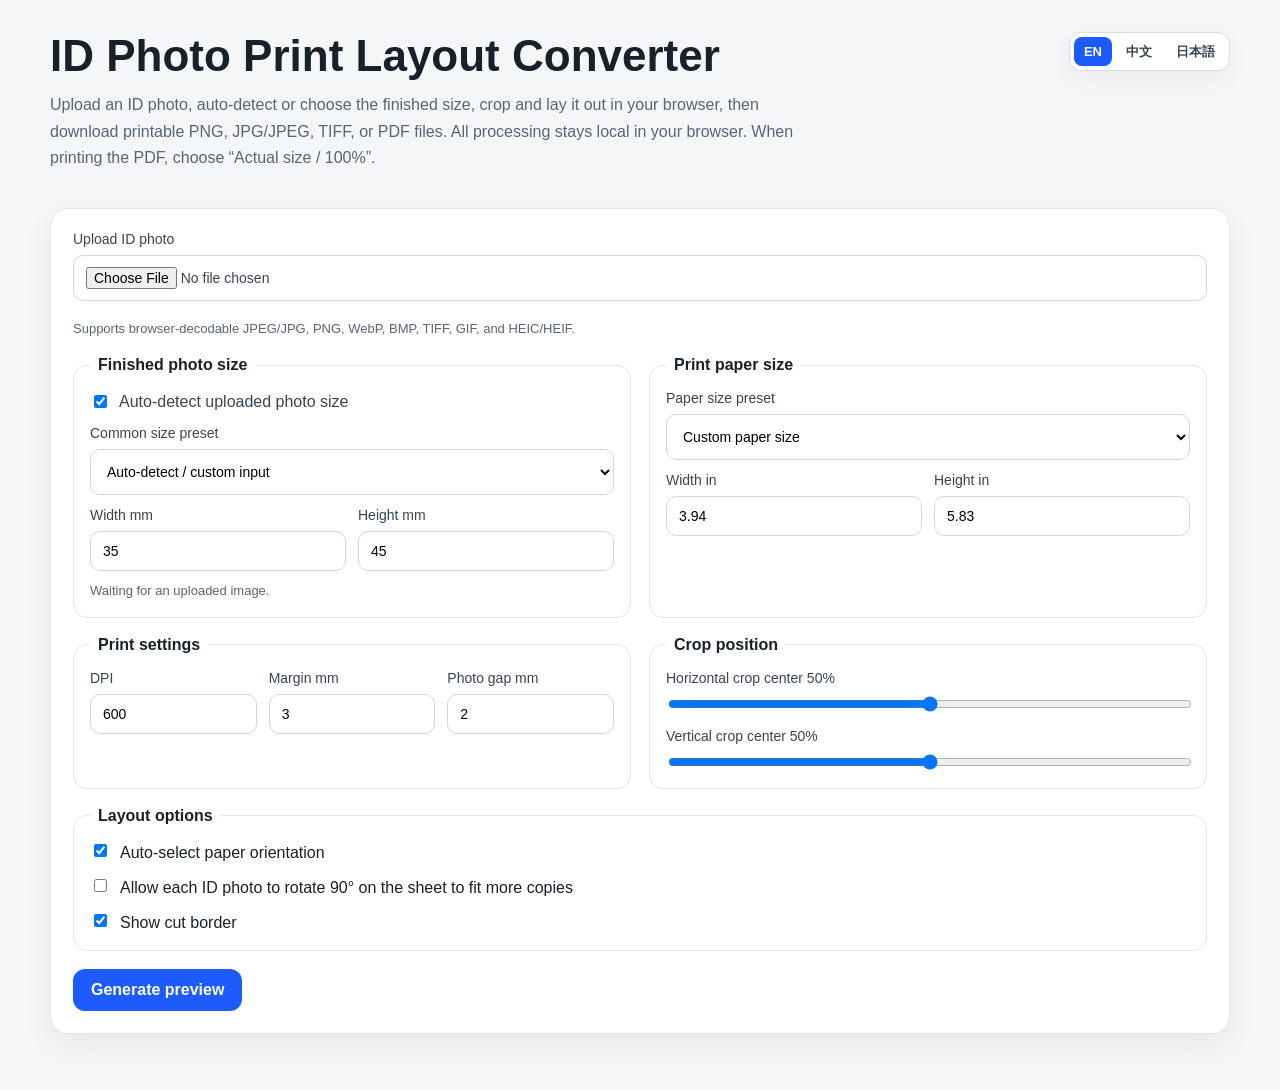
<file: index.html>
<!doctype html>
<html lang="en">
<head>
  <meta charset="utf-8">
  <meta name="viewport" content="width=device-width, initial-scale=1">
  <title>ID Photo Print Layout Converter</title>
  <link rel="stylesheet" href="static/style.css">
</head>
<body>
  <main class="shell">
    <section class="hero">
      <div>
        <h1 data-i18n="appTitle">ID Photo Print Layout Converter</h1>
        <p data-i18n="heroTip">Upload an ID photo, auto-detect or choose the finished size, crop and lay it out in your browser, then download printable PNG, JPG/JPEG, TIFF, or PDF files. All processing stays local in your browser. When printing the PDF, choose “Actual size / 100%”.</p>
      </div>
      <div class="language-switch" aria-label="Language">
        <button type="button" class="is-active" data-lang="en" aria-pressed="true">EN</button>
        <button type="button" data-lang="zh" aria-pressed="false">中文</button>
        <button type="button" data-lang="ja" aria-pressed="false">日本語</button>
      </div>
    </section>

    <form id="converterForm" class="panel">
      <div class="grid two">
        <label class="field wide">
          <span data-i18n="uploadPhoto">Upload ID photo</span>
          <input
            type="file"
            name="photo"
            accept=".jpg,.jpeg,.jpe,image/jpeg,.png,image/png,.webp,image/webp,.bmp,image/bmp,.tif,.tiff,image/tiff,.gif,image/gif,.heic,.heif,image/heic,image/heif"
            required
          >
          <span class="field-note" data-i18n="formatSupport">Supports browser-decodable JPEG/JPG, PNG, WebP, BMP, TIFF, GIF, and HEIC/HEIF.</span>
        </label>

        <fieldset>
          <legend data-i18n="finishedSize">Finished photo size</legend>
          <label class="inline-check">
            <input type="checkbox" name="auto_detect_photo_size" checked>
            <span data-i18n="autoDetect">Auto-detect uploaded photo size</span>
          </label>
          <label class="field preset-field">
            <span data-i18n="presetLabel">Common size preset</span>
            <select name="photo_size_preset">
              <option value="">Auto-detect / custom input</option>
            </select>
          </label>
          <div class="row">
            <label class="field">
              <span data-i18n="widthMm">Width mm</span>
              <input type="number" name="photo_w_mm" min="1" step="0.1" value="35" required>
            </label>
            <label class="field">
              <span data-i18n="heightMm">Height mm</span>
              <input type="number" name="photo_h_mm" min="1" step="0.1" value="45" required>
            </label>
          </div>
          <p id="sizeStatus" class="field-note">Waiting for an uploaded image.</p>
        </fieldset>

        <fieldset>
          <legend data-i18n="paperSize">Print paper size</legend>
          <label class="field preset-field">
            <span data-i18n="paperPresetLabel">Paper size preset</span>
            <select name="paper_size_preset">
              <option value="">Custom paper size</option>
              <option value="a4">A4 (8.27 × 11.69 in)</option>
              <option value="a3">A3 (11.69 × 16.54 in)</option>
              <option value="a5">A5 (5.83 × 8.27 in)</option>
              <option value="a6">A6 (4.13 × 5.83 in)</option>
              <option value="b5">B5 (6.93 × 9.84 in)</option>
              <option value="b4">B4 (9.84 × 13.9 in)</option>
              <option value="letter">US Letter (8.5 × 11 in)</option>
              <option value="legal">US Legal (8.5 × 14 in)</option>
              <option value="8k">China 8K (about 10.63 × 15.35 in)</option>
              <option value="16k">China 16K (about 7.68 × 10.63 in)</option>
              <option value="2r">Wallet / 2R (2.5 × 3.5 in)</option>
              <option value="3r">3R / 5 in print (3.5 × 5 in)</option>
              <option value="4r">4R / 6 in print (4 × 6 in)</option>
              <option value="5r">5R / 7 in print (5 × 7 in)</option>
              <option value="6r">6R / 8 in print (6 × 8 in)</option>
              <option value="8r">8R / 10 in print (8 × 10 in)</option>
              <option value="10r">10R / 12 in print (10 × 12 in)</option>
              <option value="a4-photo">A4 photo paper (8.27 × 11.69 in)</option>
              <option value="a3-photo">A3 photo paper (11.69 × 16.54 in)</option>
            </select>
          </label>
          <div class="row">
            <label class="field">
              <span data-i18n="paperWidthInput">Width in</span>
              <input type="number" name="paper_w_mm" min="1" step="0.1" value="100" required>
            </label>
            <label class="field">
              <span data-i18n="paperHeightInput">Height in</span>
              <input type="number" name="paper_h_mm" min="1" step="0.1" value="148" required>
            </label>
          </div>
        </fieldset>

        <fieldset>
          <legend data-i18n="printSettings">Print settings</legend>
          <div class="row three">
            <label class="field">
              <span>DPI</span>
              <input type="number" name="dpi" min="72" max="1200" step="1" value="600" required>
            </label>
            <label class="field">
              <span data-i18n="marginMm">Margin mm</span>
              <input type="number" name="margin_mm" min="0" step="0.1" value="3" required>
            </label>
            <label class="field">
              <span data-i18n="gapMm">Photo gap mm</span>
              <input type="number" name="gap_mm" min="0" step="0.1" value="2" required>
            </label>
          </div>
        </fieldset>

        <fieldset>
          <legend data-i18n="cropPosition">Crop position</legend>
          <label class="field range-field">
            <span><span data-i18n="anchorX">Horizontal crop center</span> <output id="anchorXOut">50</output>%</span>
            <input type="range" name="anchor_x" min="0" max="100" value="50">
          </label>
          <label class="field range-field">
            <span><span data-i18n="anchorY">Vertical crop center</span> <output id="anchorYOut">50</output>%</span>
            <input type="range" name="anchor_y" min="0" max="100" value="50">
          </label>
        </fieldset>

        <fieldset class="wide options">
          <legend data-i18n="layoutOptions">Layout options</legend>
          <label><input type="checkbox" name="auto_paper_orientation" checked> <span data-i18n="autoPaperOrientation">Auto-select paper orientation</span></label>
          <label><input type="checkbox" name="allow_photo_rotation"> <span data-i18n="allowPhotoRotation">Allow each ID photo to rotate 90° on the sheet to fit more copies</span></label>
          <label><input type="checkbox" name="draw_cut_marks" checked> <span data-i18n="drawCutMarks">Show cut border</span></label>
        </fieldset>
      </div>

      <div class="actions">
        <button type="submit" id="submitBtn">Generate preview</button>
        <span id="status" role="status"></span>
      </div>
    </form>

    <section id="result" class="result hidden">
      <div class="panel summary">
        <h2 data-i18n="layoutResult">Layout result</h2>
        <dl id="summaryList"></dl>
        <div class="download-row">
          <a id="pngLink" class="button secondary" href="#" download="id_photo_sheet.png" data-i18n="downloadPng">Download PNG</a>
          <a id="jpgLink" class="button secondary" href="#" download="id_photo_sheet.jpg" data-i18n="downloadJpg">Download JPG/JPEG</a>
          <a id="tiffLink" class="button secondary" href="#" download="id_photo_sheet.tiff" data-i18n="downloadTiff">Download TIFF</a>
          <a id="pdfLink" class="button" href="#" download="id_photo_sheet.pdf" data-i18n="downloadPdf">Download PDF</a>
        </div>
      </div>

      <div class="preview-grid">
        <article class="panel preview-card">
          <h2 data-i18n="croppedPreviewTitle">Cropped ID photo preview</h2>
          <canvas id="croppedPreview" aria-label="Cropped ID photo preview"></canvas>
          <div class="scale-controls">
            <div class="scale-display">
              <span data-i18n="imageScale">Image size in frame</span>
              <strong><output id="imageScaleOut">100</output>%</strong>
            </div>
            <div class="scale-stepper" role="group" aria-label="Image size in frame">
              <button type="button" id="scaleDownBtn" class="icon-button" aria-label="Smaller" title="Smaller">-</button>
              <input type="range" id="imageScaleRange" min="50" max="150" step="1" value="100">
              <button type="button" id="scaleUpBtn" class="icon-button" aria-label="Larger" title="Larger">+</button>
            </div>
            <div class="position-controls" role="group" aria-label="Image position in frame">
              <span data-i18n="imagePosition">Image position</span>
              <div class="nudge-pad">
                <button type="button" id="moveUpBtn" class="icon-button" aria-label="Move up" title="Move up">↑</button>
                <button type="button" id="moveLeftBtn" class="icon-button" aria-label="Move left" title="Move left">←</button>
                <button type="button" id="moveRightBtn" class="icon-button" aria-label="Move right" title="Move right">→</button>
                <button type="button" id="moveDownBtn" class="icon-button" aria-label="Move down" title="Move down">↓</button>
              </div>
            </div>
            <div class="scale-actions">
              <button type="button" id="scaleResetBtn" class="secondary" data-i18n="resetScale">Reset 100%</button>
              <button type="button" id="positionResetBtn" class="secondary" data-i18n="resetPosition">Center</button>
              <button type="button" id="scaleConfirmBtn" data-i18n="confirmAdjustment">Confirm adjustment</button>
            </div>
          </div>
        </article>
        <article class="panel preview-card">
          <h2 data-i18n="layoutPreviewTitle">Print sheet layout preview</h2>
          <canvas id="layoutPreview" aria-label="Print sheet layout preview"></canvas>
        </article>
      </div>
    </section>
  </main>

  <script>
    const MM_PER_INCH = 25.4;
    const COMMON_PRINT_DPIS = [300, 350, 600];
    const TRANSLATIONS = {
      en: {
        appTitle: 'ID Photo Print Layout Converter',
        heroTip: 'Upload an ID photo, auto-detect or choose the finished size, crop and lay it out in your browser, then download printable PNG, JPG/JPEG, TIFF, or PDF files. All processing stays local in your browser. When printing the PDF, choose “Actual size / 100%”.',
        languageLabel: 'Language',
        uploadPhoto: 'Upload ID photo',
        formatSupport: 'Supports browser-decodable JPEG/JPG, PNG, WebP, BMP, TIFF, GIF, and HEIC/HEIF.',
        finishedSize: 'Finished photo size',
        autoDetect: 'Auto-detect uploaded photo size',
        presetLabel: 'Common size preset',
        presetCustom: 'Auto-detect / custom input',
        widthMm: 'Width mm',
        heightMm: 'Height mm',
        paperSize: 'Print paper size',
        paperPresetLabel: 'Paper size preset',
        paperPresetCustom: 'Custom paper size',
        paperWidthInput: 'Width in',
        paperHeightInput: 'Height in',
        printSettings: 'Print settings',
        marginMm: 'Margin mm',
        gapMm: 'Photo gap mm',
        cropPosition: 'Crop position',
        anchorX: 'Horizontal crop center',
        anchorY: 'Vertical crop center',
        layoutOptions: 'Layout options',
        autoPaperOrientation: 'Auto-select paper orientation',
        allowPhotoRotation: 'Allow each ID photo to rotate 90° on the sheet to fit more copies',
        drawCutMarks: 'Show cut border',
        generatePreview: 'Generate preview',
        processing: 'Processing...',
        layoutResult: 'Layout result',
        downloadPng: 'Download PNG',
        downloadJpg: 'Download JPG/JPEG',
        downloadTiff: 'Download TIFF',
        downloadPdf: 'Download PDF',
        croppedPreviewTitle: 'Single ID photo preview',
        layoutPreviewTitle: 'Print sheet layout preview',
        imageScale: 'Image size in frame',
        scaleDown: 'Make image smaller',
        scaleUp: 'Make image larger',
        imagePosition: 'Image position',
        moveLeft: 'Move image left',
        moveRight: 'Move image right',
        moveUp: 'Move image up',
        moveDown: 'Move image down',
        resetScale: 'Reset 100%',
        resetPosition: 'Center',
        confirmAdjustment: 'Confirm adjustment',
        scalePending: 'Adjustment pending.',
        waitingUpload: 'Waiting for an uploaded image.',
        manualFinishedSize: 'Using manual finished size.',
        customFinishedSize: 'Using custom finished size.',
        detecting: 'Detecting finished size...',
        unableDetectChoose: 'Could not reliably detect the finished size. Please choose a preset or enter width and height manually.',
        unableDetectUsingForm: 'Could not reliably detect the finished size. Using the size currently in the form.',
        detectedFromDpi: 'Detected from image DPI metadata as {label}.',
        detectedFromPixels: 'Detected from pixel dimensions as {label}.',
        detectedFromAspect: 'Detected from aspect ratio as {label}.',
        customSizeLabel: 'Custom size ({size})',
        detectedStatus: 'Detected: {label} ({confidence}{dpi})',
        highConfidence: 'high confidence',
        mediumConfidence: 'medium confidence',
        approxDpi: ', about {dpi} DPI',
        selectedPreset: 'Preset selected: {label}',
        presetSource: 'Preset: {label}',
        manualInput: 'Manual input',
        yes: 'Yes',
        no: 'No',
        noLayout: 'The current photo size, paper size, margin, and gap cannot fit even one ID photo.',
        imageReadError: 'The browser could not read this image. Try JPEG, PNG, WebP, BMP, TIFF, GIF, or a browser that supports HEIC/HEIF.',
        blobError: 'Could not generate the download file.',
        positiveNumber: '{field} must be greater than 0.',
        nonNegativeNumber: '{field} cannot be less than 0.',
        integerRequired: '{field} must be an integer.',
        dpiRange: 'DPI should be between 72 and 1200.',
        marginTooLarge: 'The margin is too large for the usable paper area.',
        uploadRequired: 'Please upload an ID photo first.',
        generating: 'Generating cropped photo and print layout...',
        done: 'Done.',
        photoWidth: 'ID photo width',
        photoHeight: 'ID photo height',
        paperWidth: 'print paper width',
        paperHeight: 'print paper height',
        margin: 'margin',
        gap: 'photo gap',
        originalPixels: 'Original pixels',
        croppedPixels: 'Cropped pixels',
        finishedSizeSummary: 'Finished size',
        sizeSource: 'Size source',
        outputDpi: 'Output DPI',
        singlePrintPixels: 'Single print pixels',
        imageScaleSummary: 'Image scale',
        paperPixels: 'Paper pixels',
        bestLayout: 'Best layout',
        copiesText: '{grid}, {count} copies',
        outputPaperSize: 'Output paper size',
        paperSwapped: 'Paper orientation swapped',
        photoRotated: 'Single photo rotated',
        cropBox: 'Crop box px',
        approxPrefix: 'about',
        paperA4: 'A4',
        paperA3: 'A3',
        paperA5: 'A5',
        paperA6: 'A6',
        paperB5: 'B5',
        paperB4: 'B4',
        paperLetter: 'US Letter',
        paperLegal: 'US Legal',
        paper8K: 'China 8K',
        paper16K: 'China 16K',
        paper2R: 'Wallet / 2R',
        paper3R: '3R / 5 in print',
        paper4R: '4R / 6 in print',
        paper5R: '5R / 7 in print',
        paper6R: '6R / 8 in print',
        paper8R: '8R / 10 in print',
        paper10R: '10R / 12 in print',
        paperA4Photo: 'A4 photo paper',
        paperA3Photo: 'A3 photo paper',
        preset35x45: '35x45 mm - Japan passport/My Number, South Korea passport/resident registration card, Taiwan passport/ID card, most European IDs (France/Germany/Italy, etc.)',
        preset51x51: '51x51 mm - US passport/visa/DV/USCIS common photo',
        preset33x48: '33x48 mm - Mainland China passport/travel document/Chinese visa',
        preset30x40: '30x40 mm - Japan residence card/immigration submission photo',
        preset24x30: '24x30 mm - Japan driver license',
        preset26x32: '26x32 mm - Mainland China resident ID card, Spain DNI/passport common portrait format'
      },
      zh: {
        appTitle: '证件照打印排版转换器',
        heroTip: '上传一张证件照，在浏览器里自动识别或选择成品尺寸，完成裁剪、排版，并下载可打印 PNG、JPG/JPEG、TIFF、PDF。所有处理都在浏览器本地完成。下载 PDF 后请使用“实际大小 / 100%”打印。',
        languageLabel: '界面语言',
        uploadPhoto: '上传证件照',
        formatSupport: '支持浏览器可解码的 JPEG/JPG、PNG、WebP、BMP、TIFF、GIF、HEIC/HEIF。',
        finishedSize: '证件照成品尺寸',
        autoDetect: '自动识别上传图尺寸',
        presetLabel: '常用规格预设',
        presetCustom: '自动识别 / 自定义输入',
        widthMm: '宽度 mm',
        heightMm: '高度 mm',
        paperSize: '打印纸尺寸',
        paperPresetLabel: '打印纸预设',
        paperPresetCustom: '自定义纸张尺寸',
        paperWidthInput: '宽度 mm',
        paperHeightInput: '高度 mm',
        printSettings: '打印参数',
        marginMm: '页边距 mm',
        gapMm: '照片间距 mm',
        cropPosition: '裁剪位置',
        anchorX: '水平裁剪中心',
        anchorY: '垂直裁剪中心',
        layoutOptions: '排版选项',
        autoPaperOrientation: '自动选择纸张横竖方向',
        allowPhotoRotation: '允许单张证件照在纸上旋转 90° 以容纳更多张',
        drawCutMarks: '显示裁切边框',
        generatePreview: '生成预览',
        processing: '处理中...',
        layoutResult: '排版结果',
        downloadPng: '下载 PNG',
        downloadJpg: '下载 JPG/JPEG',
        downloadTiff: '下载 TIFF',
        downloadPdf: '下载 PDF',
        croppedPreviewTitle: '单张证件照预览',
        layoutPreviewTitle: '打印纸排版预览',
        imageScale: '固定框内图像大小',
        scaleDown: '缩小图像',
        scaleUp: '放大图像',
        imagePosition: '固定框内图像位置',
        moveLeft: '向左移动图像',
        moveRight: '向右移动图像',
        moveUp: '向上移动图像',
        moveDown: '向下移动图像',
        resetScale: '恢复 100%',
        resetPosition: '居中',
        confirmAdjustment: '确认调整',
        scalePending: '调整待确认。',
        waitingUpload: '等待上传图片。',
        manualFinishedSize: '已使用手动成品尺寸。',
        customFinishedSize: '已使用自定义成品尺寸。',
        detecting: '正在识别成品尺寸...',
        unableDetectChoose: '未能可靠识别成品尺寸，请选择预设或手动输入宽度和高度。',
        unableDetectUsingForm: '未能可靠识别成品尺寸，已使用表单中的尺寸。',
        detectedFromDpi: '已根据图片 DPI 元数据识别为 {label}。',
        detectedFromPixels: '已根据像素尺寸识别为 {label}。',
        detectedFromAspect: '已根据长宽比识别为 {label}。',
        customSizeLabel: '自定义尺寸（{size}）',
        detectedStatus: '已识别：{label}（{confidence}{dpi}）',
        highConfidence: '高置信度',
        mediumConfidence: '中等置信度',
        approxDpi: '，约 {dpi} DPI',
        selectedPreset: '已选择预设：{label}',
        presetSource: '预设：{label}',
        manualInput: '手动输入',
        yes: '是',
        no: '否',
        noLayout: '当前照片尺寸、纸张尺寸、页边距和间距无法排下任何一张证件照。',
        imageReadError: '浏览器无法读取这张图片。请换成 JPEG、PNG、WebP、BMP、TIFF、GIF，或使用支持 HEIC/HEIF 的浏览器。',
        blobError: '无法生成下载文件。',
        positiveNumber: '{field} 必须大于 0。',
        nonNegativeNumber: '{field} 不能小于 0。',
        integerRequired: '{field} 必须是整数。',
        dpiRange: 'DPI 建议设置在 72 到 1200 之间。',
        marginTooLarge: '页边距过大，已经超过纸张可用区域。',
        uploadRequired: '请先上传一张证件照。',
        generating: '正在生成裁剪图和打印排版...',
        done: '已生成。',
        photoWidth: '证件照宽度',
        photoHeight: '证件照高度',
        paperWidth: '打印纸宽度',
        paperHeight: '打印纸高度',
        margin: '页边距',
        gap: '照片间距',
        originalPixels: '原图像素',
        croppedPixels: '裁剪后像素',
        finishedSizeSummary: '成品尺寸',
        sizeSource: '尺寸来源',
        outputDpi: '输出 DPI',
        singlePrintPixels: '单张打印像素',
        imageScaleSummary: '图像缩放',
        paperPixels: '打印纸像素',
        bestLayout: '最佳排版',
        copiesText: '{grid}，共 {count} 张',
        outputPaperSize: '输出纸张尺寸',
        paperSwapped: '纸张方向是否交换',
        photoRotated: '单张照片是否旋转',
        cropBox: '裁剪框 px',
        approxPrefix: '约',
        paperA4: 'A4',
        paperA3: 'A3',
        paperA5: 'A5',
        paperA6: 'A6',
        paperB5: 'B5',
        paperB4: 'B4',
        paperLetter: 'Letter（美式信纸）',
        paperLegal: 'Legal（美式法律纸）',
        paper8K: '8K（8开）',
        paper16K: '16K（16开）',
        paper2R: '3寸 / 2R',
        paper3R: '5寸 / 3R',
        paper4R: '6寸 / 4R',
        paper5R: '7寸 / 5R',
        paper6R: '8寸 / 6R',
        paper8R: '10寸 / 8R',
        paper10R: '12寸',
        paperA4Photo: 'A4 相纸',
        paperA3Photo: 'A3 相纸',
        preset35x45: '35x45 mm - 日本护照/My Number、韩国护照/居民登记证、台湾护照/身分证、法国/德国/意大利等多数欧洲证件',
        preset51x51: '51x51 mm - 美国护照/签证/DV/USCIS常见照片',
        preset33x48: '33x48 mm - 中国大陆护照/旅行证/中国签证',
        preset30x40: '30x40 mm - 日本在留卡/入管提交照',
        preset24x30: '24x30 mm - 日本驾照',
        preset26x32: '26x32 mm - 中国大陆居民身份证、西班牙DNI/护照常用竖版'
      },
      ja: {
        appTitle: '証明写真プリントレイアウト変換ツール',
        heroTip: '証明写真をアップロードし、仕上がりサイズを自動検出または選択して、ブラウザ内でトリミングとレイアウトを行い、印刷用の PNG、JPG/JPEG、TIFF、PDF をダウンロードできます。すべての処理はブラウザ内で完結します。PDF を印刷するときは「実際のサイズ / 100%」を選択してください。',
        languageLabel: '表示言語',
        uploadPhoto: '証明写真をアップロード',
        formatSupport: 'ブラウザで読み込める JPEG/JPG、PNG、WebP、BMP、TIFF、GIF、HEIC/HEIF に対応しています。',
        finishedSize: '証明写真の仕上がりサイズ',
        autoDetect: 'アップロード画像のサイズを自動検出',
        presetLabel: 'よく使うサイズ',
        presetCustom: '自動検出 / カスタム入力',
        widthMm: '幅 mm',
        heightMm: '高さ mm',
        paperSize: '印刷用紙サイズ',
        paperPresetLabel: '用紙サイズプリセット',
        paperPresetCustom: 'カスタム用紙サイズ',
        paperWidthInput: '幅 mm',
        paperHeightInput: '高さ mm',
        printSettings: '印刷設定',
        marginMm: '余白 mm',
        gapMm: '写真間隔 mm',
        cropPosition: 'トリミング位置',
        anchorX: '水平トリミング中心',
        anchorY: '垂直トリミング中心',
        layoutOptions: 'レイアウト設定',
        autoPaperOrientation: '用紙の縦横を自動選択',
        allowPhotoRotation: 'より多く配置するために写真を 90° 回転する',
        drawCutMarks: 'カット用の枠線を表示',
        generatePreview: 'プレビューを生成',
        processing: '処理中...',
        layoutResult: 'レイアウト結果',
        downloadPng: 'PNG をダウンロード',
        downloadJpg: 'JPG/JPEG をダウンロード',
        downloadTiff: 'TIFF をダウンロード',
        downloadPdf: 'PDF をダウンロード',
        croppedPreviewTitle: '証明写真 1 枚のプレビュー',
        layoutPreviewTitle: '印刷用紙レイアウトプレビュー',
        imageScale: '枠内の画像サイズ',
        scaleDown: '画像を小さく',
        scaleUp: '画像を大きく',
        imagePosition: '枠内の画像位置',
        moveLeft: '画像を左へ移動',
        moveRight: '画像を右へ移動',
        moveUp: '画像を上へ移動',
        moveDown: '画像を下へ移動',
        resetScale: '100% に戻す',
        resetPosition: '中央に戻す',
        confirmAdjustment: '調整を確定',
        scalePending: '調整は未確定です。',
        waitingUpload: '画像のアップロード待ちです。',
        manualFinishedSize: '手動入力の仕上がりサイズを使用しています。',
        customFinishedSize: 'カスタム仕上がりサイズを使用しています。',
        detecting: '仕上がりサイズを検出しています...',
        unableDetectChoose: '仕上がりサイズを確実に検出できませんでした。プリセットを選ぶか、幅と高さを手動で入力してください。',
        unableDetectUsingForm: '仕上がりサイズを確実に検出できませんでした。フォームのサイズを使用します。',
        detectedFromDpi: '画像の DPI メタデータから {label} として検出しました。',
        detectedFromPixels: 'ピクセル寸法から {label} として検出しました。',
        detectedFromAspect: '縦横比から {label} として検出しました。',
        customSizeLabel: 'カスタムサイズ（{size}）',
        detectedStatus: '検出結果：{label}（{confidence}{dpi}）',
        highConfidence: '高信頼度',
        mediumConfidence: '中信頼度',
        approxDpi: '、約 {dpi} DPI',
        selectedPreset: '選択中のプリセット：{label}',
        presetSource: 'プリセット：{label}',
        manualInput: '手動入力',
        yes: 'はい',
        no: 'いいえ',
        noLayout: '現在の写真サイズ、用紙サイズ、余白、間隔では証明写真を 1 枚も配置できません。',
        imageReadError: 'ブラウザがこの画像を読み込めませんでした。JPEG、PNG、WebP、BMP、TIFF、GIF、または HEIC/HEIF 対応ブラウザを使用してください。',
        blobError: 'ダウンロードファイルを生成できませんでした。',
        positiveNumber: '{field} は 0 より大きい値にしてください。',
        nonNegativeNumber: '{field} は 0 以上にしてください。',
        integerRequired: '{field} は整数にしてください。',
        dpiRange: 'DPI は 72 から 1200 の範囲を推奨します。',
        marginTooLarge: '余白が大きすぎて、用紙の使用可能範囲を超えています。',
        uploadRequired: '先に証明写真をアップロードしてください。',
        generating: 'トリミング画像と印刷レイアウトを生成しています...',
        done: '生成しました。',
        photoWidth: '証明写真の幅',
        photoHeight: '証明写真の高さ',
        paperWidth: '用紙の幅',
        paperHeight: '用紙の高さ',
        margin: '余白',
        gap: '写真間隔',
        originalPixels: '元画像ピクセル',
        croppedPixels: 'トリミング後ピクセル',
        finishedSizeSummary: '仕上がりサイズ',
        sizeSource: 'サイズの取得元',
        outputDpi: '出力 DPI',
        singlePrintPixels: '1 枚あたりの印刷ピクセル',
        imageScaleSummary: '画像スケール',
        paperPixels: '用紙ピクセル',
        bestLayout: '最適レイアウト',
        copiesText: '{grid}、合計 {count} 枚',
        outputPaperSize: '出力用紙サイズ',
        paperSwapped: '用紙の向きを入れ替え',
        photoRotated: '写真を回転',
        cropBox: 'トリミング範囲 px',
        approxPrefix: '約',
        paperA4: 'A4',
        paperA3: 'A3',
        paperA5: 'A5',
        paperA6: 'A6',
        paperB5: 'B5',
        paperB4: 'B4',
        paperLetter: 'レター',
        paperLegal: 'リーガル',
        paper8K: '8K（中国規格）',
        paper16K: '16K（中国規格）',
        paper2R: '2R',
        paper3R: 'L判 / 3R',
        paper4R: 'KG（はがき）/ 4R',
        paper5R: '2L判 / 5R',
        paper6R: '6R',
        paper8R: '六切 / 8R',
        paper10R: '10R',
        paperA4Photo: 'A4 写真用紙',
        paperA3Photo: 'A3 写真用紙',
        preset35x45: '35x45 mm - 日本パスポート/My Number、韓国パスポート/住民登録証、台湾パスポート/身分証、フランス/ドイツ/イタリアなど欧州の多くの証明写真',
        preset51x51: '51x51 mm - 米国パスポート/ビザ/DV/USCIS 向け写真',
        preset33x48: '33x48 mm - 中国大陸パスポート/旅行証/中国ビザ',
        preset30x40: '30x40 mm - 日本在留カード/入管提出用写真',
        preset24x30: '24x30 mm - 日本運転免許証',
        preset26x32: '26x32 mm - 中国大陸居民身分証、スペイン DNI/パスポート縦型'
      }
    };
    const PHOTO_SIZE_PRESETS = [
      { labelKey: 'preset35x45', widthMm: 35, heightMm: 45 },
      { labelKey: 'preset51x51', widthMm: 51, heightMm: 51 },
      { labelKey: 'preset33x48', widthMm: 33, heightMm: 48 },
      { labelKey: 'preset30x40', widthMm: 30, heightMm: 40 },
      { labelKey: 'preset24x30', widthMm: 24, heightMm: 30 },
      { labelKey: 'preset26x32', widthMm: 26, heightMm: 32 }
    ];
    const PAPER_SIZE_PRESETS = [
      { id: 'a4', labelKey: 'paperA4', widthMm: 210, heightMm: 297 },
      { id: 'a3', labelKey: 'paperA3', widthMm: 297, heightMm: 420 },
      { id: 'a5', labelKey: 'paperA5', widthMm: 148, heightMm: 210 },
      { id: 'a6', labelKey: 'paperA6', widthMm: 105, heightMm: 148 },
      { id: 'b5', labelKey: 'paperB5', widthMm: 176, heightMm: 250 },
      { id: 'b4', labelKey: 'paperB4', widthMm: 250, heightMm: 353 },
      {
        id: 'letter',
        labelKey: 'paperLetter',
        widthMm: 8.5 * MM_PER_INCH,
        heightMm: 11 * MM_PER_INCH,
        widthIn: 8.5,
        heightIn: 11,
        displayWidthMm: 216,
        displayHeightMm: 279,
        approximateMm: true
      },
      {
        id: 'legal',
        labelKey: 'paperLegal',
        widthMm: 8.5 * MM_PER_INCH,
        heightMm: 14 * MM_PER_INCH,
        widthIn: 8.5,
        heightIn: 14,
        displayWidthMm: 216,
        displayHeightMm: 356,
        approximateMm: true
      },
      { id: '8k', labelKey: 'paper8K', widthMm: 270, heightMm: 390, approximateMm: true, approximateIn: true },
      { id: '16k', labelKey: 'paper16K', widthMm: 195, heightMm: 270, approximateMm: true, approximateIn: true },
      {
        id: '2r',
        labelKey: 'paper2R',
        widthMm: 2.5 * MM_PER_INCH,
        heightMm: 3.5 * MM_PER_INCH,
        widthIn: 2.5,
        heightIn: 3.5,
        displayWidthMm: 64,
        displayHeightMm: 89,
        approximateMm: true
      },
      {
        id: '3r',
        labelKey: 'paper3R',
        widthMm: 3.5 * MM_PER_INCH,
        heightMm: 5 * MM_PER_INCH,
        widthIn: 3.5,
        heightIn: 5,
        displayWidthMm: 89,
        displayHeightMm: 127,
        approximateMm: true
      },
      {
        id: '4r',
        labelKey: 'paper4R',
        widthMm: 4 * MM_PER_INCH,
        heightMm: 6 * MM_PER_INCH,
        widthIn: 4,
        heightIn: 6,
        displayWidthMm: 102,
        displayHeightMm: 152,
        approximateMm: true
      },
      {
        id: '5r',
        labelKey: 'paper5R',
        widthMm: 5 * MM_PER_INCH,
        heightMm: 7 * MM_PER_INCH,
        widthIn: 5,
        heightIn: 7,
        displayWidthMm: 127,
        displayHeightMm: 178,
        approximateMm: true
      },
      {
        id: '6r',
        labelKey: 'paper6R',
        widthMm: 6 * MM_PER_INCH,
        heightMm: 8 * MM_PER_INCH,
        widthIn: 6,
        heightIn: 8,
        displayWidthMm: 152,
        displayHeightMm: 203,
        approximateMm: true
      },
      {
        id: '8r',
        labelKey: 'paper8R',
        widthMm: 8 * MM_PER_INCH,
        heightMm: 10 * MM_PER_INCH,
        widthIn: 8,
        heightIn: 10,
        displayWidthMm: 203,
        displayHeightMm: 254,
        approximateMm: true
      },
      {
        id: '10r',
        labelKey: 'paper10R',
        widthMm: 10 * MM_PER_INCH,
        heightMm: 12 * MM_PER_INCH,
        widthIn: 10,
        heightIn: 12,
        displayWidthMm: 254,
        displayHeightMm: 305,
        approximateMm: true
      },
      { id: 'a4-photo', labelKey: 'paperA4Photo', widthMm: 210, heightMm: 297 },
      { id: 'a3-photo', labelKey: 'paperA3Photo', widthMm: 297, heightMm: 420 }
    ];

    const form = document.getElementById('converterForm');
    const statusEl = document.getElementById('status');
    const submitBtn = document.getElementById('submitBtn');
    const resultEl = document.getElementById('result');
    const summaryList = document.getElementById('summaryList');
    const croppedPreview = document.getElementById('croppedPreview');
    const layoutPreview = document.getElementById('layoutPreview');
    const imageScaleRange = document.getElementById('imageScaleRange');
    const imageScaleOut = document.getElementById('imageScaleOut');
    const scaleDownBtn = document.getElementById('scaleDownBtn');
    const scaleUpBtn = document.getElementById('scaleUpBtn');
    const scaleResetBtn = document.getElementById('scaleResetBtn');
    const scaleConfirmBtn = document.getElementById('scaleConfirmBtn');
    const moveUpBtn = document.getElementById('moveUpBtn');
    const moveLeftBtn = document.getElementById('moveLeftBtn');
    const moveRightBtn = document.getElementById('moveRightBtn');
    const moveDownBtn = document.getElementById('moveDownBtn');
    const positionResetBtn = document.getElementById('positionResetBtn');
    const pngLink = document.getElementById('pngLink');
    const jpgLink = document.getElementById('jpgLink');
    const tiffLink = document.getElementById('tiffLink');
    const pdfLink = document.getElementById('pdfLink');
    const languageButtons = document.querySelectorAll('.language-switch button[data-lang]');
    const photoInput = form.elements.photo;
    const autoSizeInput = form.elements.auto_detect_photo_size;
    const photoPresetSelect = form.elements.photo_size_preset;
    const photoWidthInput = form.elements.photo_w_mm;
    const photoHeightInput = form.elements.photo_h_mm;
    const paperPresetSelect = form.elements.paper_size_preset;
    const paperWidthInput = form.elements.paper_w_mm;
    const paperHeightInput = form.elements.paper_h_mm;
    const anchorXOut = document.getElementById('anchorXOut');
    const anchorYOut = document.getElementById('anchorYOut');
    const sizeStatus = document.getElementById('sizeStatus');
    const IMAGE_SCALE_MIN = 50;
    const IMAGE_SCALE_MAX = 150;
    const IMAGE_SCALE_STEP = 5;
    const PAN_BUTTON_STEP_RATIO = 0.04;

    let applyingSize = false;
    let applyingPaperSize = false;
    let currentFile = null;
    let currentImage = null;
    let currentDpi = null;
    let currentLang = 'en';
    let currentPaperInputUnit = 'mm';
    let lastResultData = null;
    let draftImageScalePercent = 100;
    let confirmedImageScalePercent = 100;
    let confirmedAnchorXPercent = 50;
    let confirmedAnchorYPercent = 50;
    let previewDrag = null;
    let pngObjectUrl = null;
    let jpgObjectUrl = null;
    let tiffObjectUrl = null;
    let pdfObjectUrl = null;

    function t(key, vars = {}) {
      const dictionary = TRANSLATIONS[currentLang] || TRANSLATIONS.en;
      const template = dictionary[key] || TRANSLATIONS.en[key] || key;
      return template.replace(/\{(\w+)\}/g, (_, name) => (
        Object.prototype.hasOwnProperty.call(vars, name) ? vars[name] : `{${name}}`
      ));
    }

    function getPresetLabel(preset) {
      return t(preset.labelKey);
    }

    function getPaperPresetById(id) {
      return PAPER_SIZE_PRESETS.find((preset) => preset.id === id) || null;
    }

    function paperInputUnitForLang(lang = currentLang) {
      return lang === 'en' ? 'in' : 'mm';
    }

    function formatPaperPresetSize(preset) {
      const isEnglish = currentLang === 'en';
      const isApproximate = isEnglish ? Boolean(preset.approximateIn) : Boolean(preset.approximateMm);
      const prefix = isApproximate ? `${t('approxPrefix')} ` : '';
      if (isEnglish) {
        const widthIn = Object.prototype.hasOwnProperty.call(preset, 'widthIn')
          ? preset.widthIn
          : preset.widthMm / MM_PER_INCH;
        const heightIn = Object.prototype.hasOwnProperty.call(preset, 'heightIn')
          ? preset.heightIn
          : preset.heightMm / MM_PER_INCH;
        return `${prefix}${formatInches(widthIn)} × ${formatInches(heightIn)} in`;
      }
      const widthMm = Object.prototype.hasOwnProperty.call(preset, 'displayWidthMm')
        ? preset.displayWidthMm
        : preset.widthMm;
      const heightMm = Object.prototype.hasOwnProperty.call(preset, 'displayHeightMm')
        ? preset.displayHeightMm
        : preset.heightMm;
      return `${prefix}${formatMm(widthMm)} × ${formatMm(heightMm)} mm`;
    }

    function getPaperPresetLabel(preset) {
      return `${t(preset.labelKey)} (${formatPaperPresetSize(preset)})`;
    }

    function renderPresetOptions() {
      const selectedValue = photoPresetSelect.value;
      photoPresetSelect.innerHTML = '';

      const placeholder = document.createElement('option');
      placeholder.value = '';
      placeholder.textContent = t('presetCustom');
      photoPresetSelect.appendChild(placeholder);

      PHOTO_SIZE_PRESETS.forEach((preset) => {
        const option = document.createElement('option');
        option.value = `${preset.widthMm},${preset.heightMm}`;
        option.textContent = getPresetLabel(preset);
        photoPresetSelect.appendChild(option);
      });

      if (Array.from(photoPresetSelect.options).some((option) => option.value === selectedValue)) {
        photoPresetSelect.value = selectedValue;
      }
    }

    function renderPaperPresetOptions() {
      const selectedValue = paperPresetSelect.value;
      const fragment = document.createDocumentFragment();

      const placeholder = document.createElement('option');
      placeholder.value = '';
      placeholder.textContent = t('paperPresetCustom');
      fragment.appendChild(placeholder);

      PAPER_SIZE_PRESETS.forEach((preset) => {
        const option = document.createElement('option');
        option.value = preset.id;
        option.textContent = getPaperPresetLabel(preset);
        fragment.appendChild(option);
      });

      paperPresetSelect.replaceChildren(fragment);
      if (Array.from(paperPresetSelect.options).some((option) => option.value === selectedValue)) {
        paperPresetSelect.value = selectedValue;
      }
    }

    function translatePage() {
      syncPaperInputsForCurrentLanguage();
      document.documentElement.lang = currentLang;
      document.title = t('appTitle');
      document.querySelectorAll('[data-i18n]').forEach((element) => {
        element.textContent = t(element.dataset.i18n);
      });
      croppedPreview.setAttribute('aria-label', t('croppedPreviewTitle'));
      layoutPreview.setAttribute('aria-label', t('layoutPreviewTitle'));
      imageScaleRange.setAttribute('aria-label', t('imageScale'));
      imageScaleRange.closest('.scale-stepper').setAttribute('aria-label', t('imageScale'));
      scaleDownBtn.setAttribute('aria-label', t('scaleDown'));
      scaleDownBtn.title = t('scaleDown');
      scaleUpBtn.setAttribute('aria-label', t('scaleUp'));
      scaleUpBtn.title = t('scaleUp');
      moveLeftBtn.setAttribute('aria-label', t('moveLeft'));
      moveLeftBtn.title = t('moveLeft');
      moveRightBtn.setAttribute('aria-label', t('moveRight'));
      moveRightBtn.title = t('moveRight');
      moveUpBtn.setAttribute('aria-label', t('moveUp'));
      moveUpBtn.title = t('moveUp');
      moveDownBtn.setAttribute('aria-label', t('moveDown'));
      moveDownBtn.title = t('moveDown');
      submitBtn.textContent = submitBtn.disabled ? t('processing') : t('generatePreview');
      if (statusEl.dataset.statusKey) {
        statusEl.textContent = t(statusEl.dataset.statusKey);
      }
      languageButtons.forEach((button) => {
        const isActive = button.dataset.lang === currentLang;
        button.classList.toggle('is-active', isActive);
        button.setAttribute('aria-pressed', String(isActive));
      });
      renderPresetOptions();
      renderPaperPresetOptions();
    }

    function bindRange(name, outputId) {
      const input = form.elements[name];
      const output = document.getElementById(outputId);
      input.addEventListener('input', () => {
        output.value = input.value;
        if (lastResultData) {
          renderDraftPreview();
        }
      });
    }
    bindRange('anchor_x', 'anchorXOut');
    bindRange('anchor_y', 'anchorYOut');

    function clampImageScalePercent(value) {
      const number = Number(value);
      if (!Number.isFinite(number)) {
        return 100;
      }
      return Math.max(IMAGE_SCALE_MIN, Math.min(IMAGE_SCALE_MAX, Math.round(number)));
    }

    function setImageScaleControlValue(value) {
      const nextValue = clampImageScalePercent(value);
      imageScaleRange.value = String(nextValue);
      imageScaleOut.value = String(nextValue);
    }

    function getAnchorXPercent() {
      return Math.max(0, Math.min(100, Math.round(Number(form.elements.anchor_x.value))));
    }

    function getAnchorYPercent() {
      return Math.max(0, Math.min(100, Math.round(Number(form.elements.anchor_y.value))));
    }

    function setAnchorControlValues(anchorXPercent, anchorYPercent) {
      const nextX = Math.max(0, Math.min(100, Math.round(Number(anchorXPercent))));
      const nextY = Math.max(0, Math.min(100, Math.round(Number(anchorYPercent))));
      form.elements.anchor_x.value = String(nextX);
      form.elements.anchor_y.value = String(nextY);
      anchorXOut.value = String(nextX);
      anchorYOut.value = String(nextY);
    }

    function hasPendingPreviewAdjustment() {
      return Boolean(lastResultData) && (
        draftImageScalePercent !== confirmedImageScalePercent ||
        getAnchorXPercent() !== confirmedAnchorXPercent ||
        getAnchorYPercent() !== confirmedAnchorYPercent
      );
    }

    function updateAdjustmentConfirmState() {
      scaleConfirmBtn.disabled = submitBtn.disabled || !hasPendingPreviewAdjustment();
    }

    function setDownloadLinksAvailable(isAvailable) {
      const linkPairs = [
        [pngLink, pngObjectUrl],
        [jpgLink, jpgObjectUrl],
        [tiffLink, tiffObjectUrl],
        [pdfLink, pdfObjectUrl]
      ];
      linkPairs.forEach(([link, objectUrl]) => {
        const available = isAvailable && Boolean(objectUrl);
        link.classList.toggle('is-disabled', !available);
        link.setAttribute('aria-disabled', String(!available));
        if (available) {
          link.href = objectUrl;
        } else {
          link.removeAttribute('href');
        }
      });
    }

    function resetImageScaleState() {
      draftImageScalePercent = 100;
      confirmedImageScalePercent = 100;
      confirmedAnchorXPercent = 50;
      confirmedAnchorYPercent = 50;
      setAnchorControlValues(50, 50);
      setImageScaleControlValue(draftImageScalePercent);
      updateAdjustmentConfirmState();
      setDownloadLinksAvailable(false);
    }

    function setBusy(isBusy, message = '', statusKey = '') {
      submitBtn.disabled = isBusy;
      submitBtn.textContent = isBusy ? t('processing') : t('generatePreview');
      statusEl.textContent = message;
      statusEl.dataset.statusKey = statusKey;
      updateAdjustmentConfirmState();
    }

    function formatMm(value) {
      const number = Number(value);
      if (!Number.isFinite(number)) {
        return value;
      }
      return number.toFixed(1).replace(/\.0$/, '');
    }

    function formatInches(value) {
      const number = Number(value);
      if (!Number.isFinite(number)) {
        return value;
      }
      return number.toFixed(2).replace(/\.?0+$/, '');
    }

    function formatPaperInputValue(valueMm, unit = currentPaperInputUnit) {
      return unit === 'in' ? formatInches(valueMm / MM_PER_INCH) : formatMm(valueMm);
    }

    function paperInputValueToMm(raw, unit = currentPaperInputUnit) {
      const value = Number(raw);
      if (!Number.isFinite(value)) {
        return null;
      }
      return unit === 'in' ? value * MM_PER_INCH : value;
    }

    function setPaperInputUnitAttributes(unit) {
      const step = unit === 'in' ? '0.01' : '0.1';
      const min = unit === 'in' ? '0.01' : '1';
      [paperWidthInput, paperHeightInput].forEach((input) => {
        input.step = step;
        input.min = min;
      });
    }

    function syncPaperInputsForCurrentLanguage() {
      const nextUnit = paperInputUnitForLang();
      const widthMm = paperInputValueToMm(paperWidthInput.value, currentPaperInputUnit);
      const heightMm = paperInputValueToMm(paperHeightInput.value, currentPaperInputUnit);

      currentPaperInputUnit = nextUnit;
      setPaperInputUnitAttributes(nextUnit);
      if (widthMm !== null) {
        paperWidthInput.value = formatPaperInputValue(widthMm, nextUnit);
      }
      if (heightMm !== null) {
        paperHeightInput.value = formatPaperInputValue(heightMm, nextUnit);
      }
    }

    function applyPaperSizeValues(widthMm, heightMm) {
      applyingPaperSize = true;
      paperWidthInput.value = formatPaperInputValue(widthMm);
      paperHeightInput.value = formatPaperInputValue(heightMm);
      applyingPaperSize = false;
    }

    function formatPaperSize(widthMm, heightMm) {
      if (paperInputUnitForLang() === 'in') {
        return `${formatInches(widthMm / MM_PER_INCH)} in × ${formatInches(heightMm / MM_PER_INCH)} in`;
      }
      return `${formatMm(widthMm)} mm × ${formatMm(heightMm)} mm`;
    }

    function mmToPx(valueMm, dpi) {
      return Math.max(1, Math.round(valueMm / MM_PER_INCH * dpi));
    }

    function positiveNumber(raw, fieldName) {
      const value = Number(raw);
      if (!Number.isFinite(value) || value <= 0) {
        throw new Error(t('positiveNumber', { field: fieldName }));
      }
      return value;
    }

    function nonNegativeNumber(raw, fieldName) {
      const value = Number(raw);
      if (!Number.isFinite(value) || value < 0) {
        throw new Error(t('nonNegativeNumber', { field: fieldName }));
      }
      return value;
    }

    function intNumber(raw, fieldName) {
      const value = Number(raw);
      if (!Number.isInteger(value)) {
        throw new Error(t('integerRequired', { field: fieldName }));
      }
      return value;
    }

    function readAscii(view, offset, length) {
      if (offset < 0 || offset + length > view.byteLength) {
        return '';
      }
      let text = '';
      for (let i = 0; i < length; i += 1) {
        text += String.fromCharCode(view.getUint8(offset + i));
      }
      return text;
    }

    function parseExifDpi(view, segmentStart, segmentEnd) {
      if (readAscii(view, segmentStart, 6) !== 'Exif\0\0') {
        return null;
      }

      const tiffStart = segmentStart + 6;
      if (tiffStart + 8 > segmentEnd) {
        return null;
      }

      const endian = readAscii(view, tiffStart, 2);
      const littleEndian = endian === 'II';
      if (!littleEndian && endian !== 'MM') {
        return null;
      }
      const marker = view.getUint16(tiffStart + 2, littleEndian);
      if (marker !== 42) {
        return null;
      }

      const ifdOffset = view.getUint32(tiffStart + 4, littleEndian);
      const ifdStart = tiffStart + ifdOffset;
      if (ifdStart + 2 > segmentEnd) {
        return null;
      }

      const readRational = (valueOffset) => {
        const offset = tiffStart + valueOffset;
        if (offset + 8 > segmentEnd) {
          return null;
        }
        const numerator = view.getUint32(offset, littleEndian);
        const denominator = view.getUint32(offset + 4, littleEndian);
        if (!denominator) {
          return null;
        }
        return numerator / denominator;
      };

      const entryCount = view.getUint16(ifdStart, littleEndian);
      let xDpi = null;
      let yDpi = null;
      let unit = 2;

      for (let i = 0; i < entryCount; i += 1) {
        const entry = ifdStart + 2 + i * 12;
        if (entry + 12 > segmentEnd) {
          break;
        }
        const tag = view.getUint16(entry, littleEndian);
        const type = view.getUint16(entry + 2, littleEndian);
        const count = view.getUint32(entry + 4, littleEndian);
        const valueOffset = view.getUint32(entry + 8, littleEndian);

        if (tag === 0x011A && type === 5 && count >= 1) {
          xDpi = readRational(valueOffset);
        } else if (tag === 0x011B && type === 5 && count >= 1) {
          yDpi = readRational(valueOffset);
        } else if (tag === 0x0128 && type === 3 && count >= 1) {
          unit = view.getUint16(entry + 8, littleEndian);
        }
      }

      if (!xDpi || !yDpi) {
        return null;
      }
      if (unit === 3) {
        xDpi *= 2.54;
        yDpi *= 2.54;
      }
      if (unit !== 2 && unit !== 3) {
        return null;
      }
      return { x: xDpi, y: yDpi, source: 'exif' };
    }

    function parseJpegDpi(buffer) {
      const view = new DataView(buffer);
      if (view.byteLength < 4 || view.getUint16(0, false) !== 0xFFD8) {
        return null;
      }

      let offset = 2;
      while (offset + 4 <= view.byteLength) {
        if (view.getUint8(offset) !== 0xFF) {
          offset += 1;
          continue;
        }
        const marker = view.getUint8(offset + 1);
        offset += 2;

        if (marker === 0xD9 || marker === 0xDA) {
          break;
        }
        if (marker >= 0xD0 && marker <= 0xD7) {
          continue;
        }
        if (offset + 2 > view.byteLength) {
          break;
        }

        const length = view.getUint16(offset, false);
        const segmentStart = offset + 2;
        const segmentEnd = offset + length;
        if (length < 2 || segmentEnd > view.byteLength) {
          break;
        }

        if (marker === 0xE0 && readAscii(view, segmentStart, 5) === 'JFIF\0') {
          const unit = view.getUint8(segmentStart + 7);
          let xDpi = view.getUint16(segmentStart + 8, false);
          let yDpi = view.getUint16(segmentStart + 10, false);
          if (unit === 2) {
            xDpi *= 2.54;
            yDpi *= 2.54;
          }
          if ((unit === 1 || unit === 2) && xDpi > 0 && yDpi > 0) {
            return { x: xDpi, y: yDpi, source: 'jfif' };
          }
        } else if (marker === 0xE1) {
          const exifDpi = parseExifDpi(view, segmentStart, segmentEnd);
          if (exifDpi) {
            return exifDpi;
          }
        }

        offset = segmentEnd;
      }
      return null;
    }

    function parsePngDpi(buffer) {
      const view = new DataView(buffer);
      const signature = [137, 80, 78, 71, 13, 10, 26, 10];
      if (view.byteLength < 8 || !signature.every((byte, index) => view.getUint8(index) === byte)) {
        return null;
      }

      let offset = 8;
      while (offset + 12 <= view.byteLength) {
        const length = view.getUint32(offset, false);
        const type = readAscii(view, offset + 4, 4);
        const dataStart = offset + 8;
        if (dataStart + length + 4 > view.byteLength) {
          break;
        }
        if (type === 'pHYs' && length >= 9) {
          const pixelsPerUnitX = view.getUint32(dataStart, false);
          const pixelsPerUnitY = view.getUint32(dataStart + 4, false);
          const unit = view.getUint8(dataStart + 8);
          if (unit === 1 && pixelsPerUnitX > 0 && pixelsPerUnitY > 0) {
            return {
              x: pixelsPerUnitX * 0.0254,
              y: pixelsPerUnitY * 0.0254,
              source: 'png_phys'
            };
          }
        }
        offset = dataStart + length + 4;
      }
      return null;
    }

    async function readDpiMetadata(file) {
      const buffer = await file.arrayBuffer();
      return parseJpegDpi(buffer) || parsePngDpi(buffer);
    }

    function loadImage(file) {
      return new Promise((resolve, reject) => {
        const url = URL.createObjectURL(file);
        const image = new Image();
        image.onload = () => {
          URL.revokeObjectURL(url);
          resolve(image);
        };
        image.onerror = () => {
          URL.revokeObjectURL(url);
          reject(new Error(t('imageReadError')));
        };
        image.src = url;
      });
    }

    async function prepareImage(file) {
      if (currentFile === file && currentImage) {
        return { image: currentImage, dpi: currentDpi };
      }
      const [image, dpi] = await Promise.all([
        loadImage(file),
        readDpiMetadata(file).catch(() => null)
      ]);
      currentFile = file;
      currentImage = image;
      currentDpi = dpi;
      return { image, dpi };
    }

    function orientedPresets() {
      const presets = [];
      PHOTO_SIZE_PRESETS.forEach((preset) => {
        presets.push({ preset, widthMm: preset.widthMm, heightMm: preset.heightMm });
        if (Math.abs(preset.widthMm - preset.heightMm) > 1e-9) {
          presets.push({ preset, widthMm: preset.heightMm, heightMm: preset.widthMm });
        }
      });
      return presets;
    }

    function detectedLabel(preset, widthMm, heightMm) {
      return `${getPresetLabel(preset)} (${formatMm(widthMm)} x ${formatMm(heightMm)} mm)`;
    }

    function nearestPresetByMm(widthMm, heightMm) {
      let best = null;
      orientedPresets().forEach((candidate) => {
        const widthError = Math.abs(widthMm - candidate.widthMm) / candidate.widthMm;
        const heightError = Math.abs(heightMm - candidate.heightMm) / candidate.heightMm;
        const maxAbsErrorMm = Math.max(Math.abs(widthMm - candidate.widthMm), Math.abs(heightMm - candidate.heightMm));
        const score = Math.max(widthError, heightError);
        const item = { ...candidate, score, maxAbsErrorMm };
        if (!best || score < best.score || (score === best.score && maxAbsErrorMm < best.maxAbsErrorMm)) {
          best = item;
        }
      });
      return best;
    }

    function isPlausiblePhotoMm(widthMm, heightMm) {
      const shortSide = Math.min(widthMm, heightMm);
      const longSide = Math.max(widthMm, heightMm);
      return shortSide >= 15 && shortSide <= 80 && longSide >= 20 && longSide <= 90;
    }

    function detectFromDpiMetadata(image, dpi) {
      if (!dpi || !dpi.x || !dpi.y) {
        return null;
      }
      const widthMm = image.naturalWidth / dpi.x * MM_PER_INCH;
      const heightMm = image.naturalHeight / dpi.y * MM_PER_INCH;
      if (!isPlausiblePhotoMm(widthMm, heightMm)) {
        return null;
      }

      const estimatedDpi = (dpi.x + dpi.y) / 2;
      const nearest = nearestPresetByMm(widthMm, heightMm);
      if (nearest && (nearest.score <= 0.04 || nearest.maxAbsErrorMm <= 1.2)) {
        const label = detectedLabel(nearest.preset, nearest.widthMm, nearest.heightMm);
        return {
          widthMm: nearest.widthMm,
          heightMm: nearest.heightMm,
          label,
          confidence: 'high',
          estimatedDpi,
          source: dpi.source,
          labelKey: nearest.preset.labelKey,
          message: t('detectedFromDpi', { label })
        };
      }

      const measuredWidthMm = Math.round(widthMm * 10) / 10;
      const measuredHeightMm = Math.round(heightMm * 10) / 10;
      const label = t('customSizeLabel', {
        size: `${formatMm(measuredWidthMm)} x ${formatMm(measuredHeightMm)} mm`
      });
      return {
        widthMm: measuredWidthMm,
        heightMm: measuredHeightMm,
        label,
        confidence: 'medium',
        estimatedDpi,
        source: dpi.source,
        isCustom: true,
        message: t('detectedFromDpi', { label })
      };
    }

    function ratioKey(widthMm, heightMm) {
      return Math.round((widthMm / heightMm) * 1000);
    }

    function detectFromPixelDimensions(image) {
      const candidates = [];
      const ratioMatches = [];
      const sourceRatio = image.naturalWidth / image.naturalHeight;

      orientedPresets().forEach((candidate) => {
        const targetRatio = candidate.widthMm / candidate.heightMm;
        const ratioError = Math.abs(sourceRatio - targetRatio) / targetRatio;
        if (ratioError <= 0.008) {
          ratioMatches.push(`${candidate.preset.labelKey}-${ratioKey(candidate.widthMm, candidate.heightMm)}`);
        }

        const estimatedDpiX = image.naturalWidth * MM_PER_INCH / candidate.widthMm;
        const estimatedDpiY = image.naturalHeight * MM_PER_INCH / candidate.heightMm;
        const estimatedDpi = (estimatedDpiX + estimatedDpiY) / 2;
        if (estimatedDpi <= 0) {
          return;
        }

        const dpiBalanceError = Math.abs(estimatedDpiX - estimatedDpiY) / estimatedDpi;
        const nearestCommonDpi = COMMON_PRINT_DPIS.reduce((best, dpi) => {
          const bestError = Math.abs(estimatedDpi - best) / best;
          const nextError = Math.abs(estimatedDpi - dpi) / dpi;
          return nextError < bestError ? dpi : best;
        }, COMMON_PRINT_DPIS[0]);
        const commonDpiError = Math.abs(estimatedDpi - nearestCommonDpi) / nearestCommonDpi;
        const expectedWidthPx = candidate.widthMm / MM_PER_INCH * nearestCommonDpi;
        const expectedHeightPx = candidate.heightMm / MM_PER_INCH * nearestCommonDpi;
        const pixelError = Math.max(
          Math.abs(image.naturalWidth - expectedWidthPx) / expectedWidthPx,
          Math.abs(image.naturalHeight - expectedHeightPx) / expectedHeightPx
        );
        const score = (dpiBalanceError * 4) + (commonDpiError * 2) + pixelError;
        candidates.push({ ...candidate, score, dpiBalanceError, commonDpiError, ratioError, estimatedDpi });
      });

      if (!candidates.length) {
        return null;
      }

      candidates.sort((a, b) => (
        a.score - b.score ||
        a.dpiBalanceError - b.dpiBalanceError ||
        a.commonDpiError - b.commonDpiError ||
        a.ratioError - b.ratioError
      ));

      const best = candidates[0];
      const label = detectedLabel(best.preset, best.widthMm, best.heightMm);
      if (best.dpiBalanceError <= 0.025 && best.commonDpiError <= 0.035) {
        return {
          widthMm: best.widthMm,
          heightMm: best.heightMm,
          label,
          confidence: 'high',
          estimatedDpi: best.estimatedDpi,
          source: 'pixel_match',
          labelKey: best.preset.labelKey,
          message: t('detectedFromPixels', { label })
        };
      }

      if (
        best.ratioError <= 0.008 &&
        best.dpiBalanceError <= 0.025 &&
        best.estimatedDpi >= 250 &&
        best.estimatedDpi <= 650 &&
        ratioMatches.length === 1
      ) {
        return {
          widthMm: best.widthMm,
          heightMm: best.heightMm,
          label,
          confidence: 'medium',
          estimatedDpi: best.estimatedDpi,
          source: 'aspect_ratio',
          labelKey: best.preset.labelKey,
          message: t('detectedFromAspect', { label })
        };
      }
      return null;
    }

    function detectPhotoSize(image, dpi) {
      return detectFromDpiMetadata(image, dpi) || detectFromPixelDimensions(image);
    }

    function applySizeValues(widthMm, heightMm) {
      applyingSize = true;
      photoWidthInput.value = formatMm(widthMm);
      photoHeightInput.value = formatMm(heightMm);
      applyingSize = false;
    }

    function syncPresetSelect(widthMm, heightMm) {
      const match = Array.from(photoPresetSelect.options).find((option) => {
        if (!option.value) {
          return false;
        }
        const [presetW, presetH] = option.value.split(',').map(Number);
        return Math.abs(presetW - Number(widthMm)) < 0.05 && Math.abs(presetH - Number(heightMm)) < 0.05;
      });
      photoPresetSelect.value = match ? match.value : '';
    }

    function detectedDisplayLabel(size) {
      if (size.labelKey) {
        return `${t(size.labelKey)} (${formatMm(size.widthMm)} x ${formatMm(size.heightMm)} mm)`;
      }
      if (size.isCustom) {
        return t('customSizeLabel', {
          size: `${formatMm(size.widthMm)} x ${formatMm(size.heightMm)} mm`
        });
      }
      return size.label;
    }

    function applyDetectedSize(size) {
      applySizeValues(size.widthMm, size.heightMm);
      syncPresetSelect(size.widthMm, size.heightMm);
      const dpiText = size.estimatedDpi ? t('approxDpi', { dpi: Math.round(size.estimatedDpi * 10) / 10 }) : '';
      const confidenceText = size.confidence === 'high' ? t('highConfidence') : t('mediumConfidence');
      sizeStatus.textContent = t('detectedStatus', {
        label: detectedDisplayLabel(size),
        confidence: confidenceText,
        dpi: dpiText
      });
    }

    async function detectPhotoSizeForUpload() {
      const file = photoInput.files[0];
      if (!file) {
        sizeStatus.textContent = t('waitingUpload');
        return;
      }
      if (!autoSizeInput.checked) {
        sizeStatus.textContent = t('manualFinishedSize');
        return;
      }

      sizeStatus.textContent = t('detecting');
      try {
        const { image, dpi } = await prepareImage(file);
        const detected = detectPhotoSize(image, dpi);
        if (detected) {
          applyDetectedSize(detected);
        } else {
          sizeStatus.textContent = t('unableDetectChoose');
        }
      } catch (error) {
        sizeStatus.textContent = error.message;
      }
    }

    function chooseLayout(params) {
      const candidates = [];
      const paperOrientations = [{ widthMm: params.paperWidthMm, heightMm: params.paperHeightMm, swapped: false }];
      if (params.autoPaperOrientation && Math.abs(params.paperWidthMm - params.paperHeightMm) > 1e-9) {
        paperOrientations.push({ widthMm: params.paperHeightMm, heightMm: params.paperWidthMm, swapped: true });
      }

      const photoOrientations = [{ widthMm: params.photoWidthMm, heightMm: params.photoHeightMm, rotated: false }];
      if (params.allowPhotoRotation && Math.abs(params.photoWidthMm - params.photoHeightMm) > 1e-9) {
        photoOrientations.push({ widthMm: params.photoHeightMm, heightMm: params.photoWidthMm, rotated: true });
      }

      paperOrientations.forEach((paper) => {
        const paperWidthPx = mmToPx(paper.widthMm, params.dpi);
        const paperHeightPx = mmToPx(paper.heightMm, params.dpi);
        const marginPx = params.marginMm ? mmToPx(params.marginMm, params.dpi) : 0;
        const gapPx = params.gapMm ? mmToPx(params.gapMm, params.dpi) : 0;
        const availableWidthPx = paperWidthPx - 2 * marginPx;
        const availableHeightPx = paperHeightPx - 2 * marginPx;
        if (availableWidthPx <= 0 || availableHeightPx <= 0) {
          return;
        }

        photoOrientations.forEach((photo) => {
          const cellWidthPx = mmToPx(photo.widthMm, params.dpi);
          const cellHeightPx = mmToPx(photo.heightMm, params.dpi);
          const cols = Math.floor((availableWidthPx + gapPx) / (cellWidthPx + gapPx));
          const rows = Math.floor((availableHeightPx + gapPx) / (cellHeightPx + gapPx));
          if (cols <= 0 || rows <= 0) {
            return;
          }

          const gridWidthPx = cols * cellWidthPx + (cols - 1) * gapPx;
          const gridHeightPx = rows * cellHeightPx + (rows - 1) * gapPx;
          const count = cols * rows;
          const usedAreaRatio = (gridWidthPx * gridHeightPx) / (paperWidthPx * paperHeightPx);
          candidates.push({
            dpi: params.dpi,
            target_photo_w_mm: params.photoWidthMm,
            target_photo_h_mm: params.photoHeightMm,
            paper_w_mm: paper.widthMm,
            paper_h_mm: paper.heightMm,
            requested_paper_w_mm: params.paperWidthMm,
            requested_paper_h_mm: params.paperHeightMm,
            margin_mm: params.marginMm,
            gap_mm: params.gapMm,
            photo_cell_w_px: cellWidthPx,
            photo_cell_h_px: cellHeightPx,
            photo_unrotated_w_px: mmToPx(params.photoWidthMm, params.dpi),
            photo_unrotated_h_px: mmToPx(params.photoHeightMm, params.dpi),
            paper_w_px: paperWidthPx,
            paper_h_px: paperHeightPx,
            margin_px: marginPx,
            gap_px: gapPx,
            cols,
            rows,
            count,
            grid_w_px: gridWidthPx,
            grid_h_px: gridHeightPx,
            start_x_px: Math.floor((paperWidthPx - gridWidthPx) / 2),
            start_y_px: Math.floor((paperHeightPx - gridHeightPx) / 2),
            photo_rotated_on_sheet: photo.rotated,
            paper_orientation_swapped: paper.swapped,
            used_area_ratio: usedAreaRatio
          });
        });
      });

      if (!candidates.length) {
        throw new Error(t('noLayout'));
      }

      candidates.sort((a, b) => (
        b.count - a.count ||
        Number(!b.photo_rotated_on_sheet) - Number(!a.photo_rotated_on_sheet) ||
        Number(!b.paper_orientation_swapped) - Number(!a.paper_orientation_swapped) ||
        b.used_area_ratio - a.used_area_ratio
      ));
      return candidates[0];
    }

    function makeCanvas(width, height) {
      const canvas = document.createElement('canvas');
      canvas.width = width;
      canvas.height = height;
      return canvas;
    }

    function rotateCanvas90(sourceCanvas) {
      const canvas = makeCanvas(sourceCanvas.height, sourceCanvas.width);
      const ctx = canvas.getContext('2d');
      ctx.translate(canvas.width, 0);
      ctx.rotate(Math.PI / 2);
      ctx.drawImage(sourceCanvas, 0, 0);
      return canvas;
    }

    function drawCanvasPreview(targetCanvas, sourceCanvas) {
      targetCanvas.width = sourceCanvas.width;
      targetCanvas.height = sourceCanvas.height;
      const ctx = targetCanvas.getContext('2d');
      ctx.clearRect(0, 0, targetCanvas.width, targetCanvas.height);
      ctx.drawImage(sourceCanvas, 0, 0);
    }

    function getImageFramePlacement(image, targetWidth, targetHeight, anchorX, anchorY, imageScalePercent) {
      const imageWidth = image.naturalWidth || image.width;
      const imageHeight = image.naturalHeight || image.height;
      const baseScale = Math.max(targetWidth / imageWidth, targetHeight / imageHeight);
      const drawScale = baseScale * (clampImageScalePercent(imageScalePercent) / 100);
      const drawWidth = imageWidth * drawScale;
      const drawHeight = imageHeight * drawScale;
      const clampedAnchorX = Math.max(0, Math.min(1, Number(anchorX)));
      const clampedAnchorY = Math.max(0, Math.min(1, Number(anchorY)));
      const drawX = drawWidth >= targetWidth
        ? -(drawWidth - targetWidth) * clampedAnchorX
        : (targetWidth - drawWidth) * clampedAnchorX;
      const drawY = drawHeight >= targetHeight
        ? -(drawHeight - targetHeight) * clampedAnchorY
        : (targetHeight - drawHeight) * clampedAnchorY;
      const sourceLeft = Math.max(0, -drawX / drawScale);
      const sourceTop = Math.max(0, -drawY / drawScale);
      const sourceRight = Math.min(imageWidth, (targetWidth - drawX) / drawScale);
      const sourceBottom = Math.min(imageHeight, (targetHeight - drawY) / drawScale);

      return {
        drawX,
        drawY,
        drawWidth,
        drawHeight,
        cropBox: [
          Math.floor(sourceLeft),
          Math.floor(sourceTop),
          Math.ceil(sourceRight),
          Math.ceil(sourceBottom)
        ]
      };
    }

    function cropCanvasFromBox(image, cropBox) {
      const [left, top, right, bottom] = cropBox;
      const cropWidth = Math.max(1, right - left);
      const cropHeight = Math.max(1, bottom - top);
      const canvas = makeCanvas(cropWidth, cropHeight);
      const ctx = canvas.getContext('2d');
      ctx.drawImage(image, left, top, cropWidth, cropHeight, 0, 0, cropWidth, cropHeight);
      return canvas;
    }

    function composePrintPhoto(image, targetWidth, targetHeight, anchorX, anchorY, imageScalePercent) {
      const placement = getImageFramePlacement(
        image,
        targetWidth,
        targetHeight,
        anchorX,
        anchorY,
        imageScalePercent
      );
      const printCanvas = makeCanvas(targetWidth, targetHeight);
      const printCtx = printCanvas.getContext('2d');
      printCtx.fillStyle = '#ffffff';
      printCtx.fillRect(0, 0, printCanvas.width, printCanvas.height);
      printCtx.imageSmoothingEnabled = true;
      printCtx.imageSmoothingQuality = 'high';
      printCtx.drawImage(
        image,
        placement.drawX,
        placement.drawY,
        placement.drawWidth,
        placement.drawHeight
      );
      return {
        croppedCanvas: cropCanvasFromBox(image, placement.cropBox),
        printCanvas,
        cropBox: placement.cropBox
      };
    }

    function buildPrintSheet(image, params) {
      const plan = chooseLayout(params);

      const photoFrame = composePrintPhoto(
        image,
        plan.photo_unrotated_w_px,
        plan.photo_unrotated_h_px,
        params.anchorX,
        params.anchorY,
        params.imageScalePercent
      );

      const printCanvas = photoFrame.printCanvas;
      const sheetPhoto = plan.photo_rotated_on_sheet ? rotateCanvas90(printCanvas) : printCanvas;
      const sheetCanvas = makeCanvas(plan.paper_w_px, plan.paper_h_px);
      const sheetCtx = sheetCanvas.getContext('2d');
      sheetCtx.fillStyle = '#ffffff';
      sheetCtx.fillRect(0, 0, sheetCanvas.width, sheetCanvas.height);

      for (let row = 0; row < plan.rows; row += 1) {
        for (let col = 0; col < plan.cols; col += 1) {
          const x = plan.start_x_px + col * (plan.photo_cell_w_px + plan.gap_px);
          const y = plan.start_y_px + row * (plan.photo_cell_h_px + plan.gap_px);
          sheetCtx.drawImage(sheetPhoto, x, y);
          if (params.drawCutMarks) {
            sheetCtx.strokeStyle = 'rgb(40, 40, 40)';
            sheetCtx.lineWidth = 1;
            sheetCtx.strokeRect(x + 0.5, y + 0.5, plan.photo_cell_w_px - 1, plan.photo_cell_h_px - 1);
          }
        }
      }

      return {
        croppedCanvas: photoFrame.croppedCanvas,
        printCanvas,
        sheetCanvas,
        cropBox: photoFrame.cropBox,
        plan,
        imageScalePercent: clampImageScalePercent(params.imageScalePercent)
      };
    }

    function canvasToBlob(canvas, type, quality) {
      return new Promise((resolve, reject) => {
        canvas.toBlob((blob) => {
          if (blob) {
            resolve(blob);
          } else {
            reject(new Error(t('blobError')));
          }
        }, type, quality);
      });
    }

    function canvasToTiffBlob(canvas, dpi) {
      const width = canvas.width;
      const height = canvas.height;
      const rgbBytes = canvasToRgbBytes(canvas);
      const pixelByteCount = width * height * 3;
      const entryCount = 13;
      const ifdOffset = 8;
      const ifdByteCount = 2 + entryCount * 12 + 4;
      const extraDataOffset = ifdOffset + ifdByteCount;
      const bitsPerSampleOffset = extraDataOffset;
      const xResolutionOffset = bitsPerSampleOffset + 6;
      const yResolutionOffset = xResolutionOffset + 8;
      const pixelDataOffset = yResolutionOffset + 8;
      const totalBytes = pixelDataOffset + pixelByteCount;
      const buffer = new ArrayBuffer(totalBytes);
      const view = new DataView(buffer);
      const bytes = new Uint8Array(buffer);

      bytes[0] = 0x49;
      bytes[1] = 0x49;
      view.setUint16(2, 42, true);
      view.setUint32(4, ifdOffset, true);
      view.setUint16(ifdOffset, entryCount, true);

      const writeEntry = (index, tag, type, count, value) => {
        const offset = ifdOffset + 2 + index * 12;
        view.setUint16(offset, tag, true);
        view.setUint16(offset + 2, type, true);
        view.setUint32(offset + 4, count, true);
        if (type === 3 && count === 1) {
          view.setUint16(offset + 8, value, true);
          view.setUint16(offset + 10, 0, true);
        } else {
          view.setUint32(offset + 8, value, true);
        }
      };

      writeEntry(0, 256, 4, 1, width);
      writeEntry(1, 257, 4, 1, height);
      writeEntry(2, 258, 3, 3, bitsPerSampleOffset);
      writeEntry(3, 259, 3, 1, 1);
      writeEntry(4, 262, 3, 1, 2);
      writeEntry(5, 273, 4, 1, pixelDataOffset);
      writeEntry(6, 277, 3, 1, 3);
      writeEntry(7, 278, 4, 1, height);
      writeEntry(8, 279, 4, 1, pixelByteCount);
      writeEntry(9, 282, 5, 1, xResolutionOffset);
      writeEntry(10, 283, 5, 1, yResolutionOffset);
      writeEntry(11, 284, 3, 1, 1);
      writeEntry(12, 296, 3, 1, 2);
      view.setUint32(ifdOffset + 2 + entryCount * 12, 0, true);

      view.setUint16(bitsPerSampleOffset, 8, true);
      view.setUint16(bitsPerSampleOffset + 2, 8, true);
      view.setUint16(bitsPerSampleOffset + 4, 8, true);
      view.setUint32(xResolutionOffset, dpi, true);
      view.setUint32(xResolutionOffset + 4, 1, true);
      view.setUint32(yResolutionOffset, dpi, true);
      view.setUint32(yResolutionOffset + 4, 1, true);

      bytes.set(rgbBytes, pixelDataOffset);

      return new Blob([buffer], { type: 'image/tiff' });
    }

    function canvasToRgbBytes(canvas) {
      const ctx = canvas.getContext('2d');
      const rgba = ctx.getImageData(0, 0, canvas.width, canvas.height).data;
      const rgb = new Uint8Array(canvas.width * canvas.height * 3);
      let target = 0;
      for (let source = 0; source < rgba.length; source += 4) {
        rgb[target] = rgba[source];
        rgb[target + 1] = rgba[source + 1];
        rgb[target + 2] = rgba[source + 2];
        target += 3;
      }
      return rgb;
    }

    function cleanNumber(value) {
      return Number(value).toFixed(4).replace(/\.?0+$/, '');
    }

    async function canvasToPdfBlob(canvas, plan) {
      const imageBytes = canvasToRgbBytes(canvas);
      const pageWidthPt = plan.paper_w_mm / MM_PER_INCH * 72;
      const pageHeightPt = plan.paper_h_mm / MM_PER_INCH * 72;
      const content = `q\n${cleanNumber(pageWidthPt)} 0 0 ${cleanNumber(pageHeightPt)} 0 0 cm\n/Im0 Do\nQ\n`;
      const parts = [];
      const offsets = [0];
      let position = 0;
      const encoder = new TextEncoder();

      const writeString = (text) => {
        const bytes = encoder.encode(text);
        parts.push(bytes);
        position += bytes.length;
      };
      const writeBytes = (bytes) => {
        parts.push(bytes);
        position += bytes.length;
      };
      const beginObject = (id) => {
        offsets[id] = position;
        writeString(`${id} 0 obj\n`);
      };
      const endObject = () => {
        writeString('\nendobj\n');
      };

      writeString('%PDF-1.4\n% static-id-photo\n');

      beginObject(1);
      writeString('<< /Type /Catalog /Pages 2 0 R >>');
      endObject();

      beginObject(2);
      writeString('<< /Type /Pages /Kids [3 0 R] /Count 1 >>');
      endObject();

      beginObject(3);
      writeString(`<< /Type /Page /Parent 2 0 R /MediaBox [0 0 ${cleanNumber(pageWidthPt)} ${cleanNumber(pageHeightPt)}] /Resources << /XObject << /Im0 4 0 R >> >> /Contents 5 0 R >>`);
      endObject();

      beginObject(4);
      writeString(`<< /Type /XObject /Subtype /Image /Width ${canvas.width} /Height ${canvas.height} /ColorSpace /DeviceRGB /BitsPerComponent 8 /Length ${imageBytes.length} >>\nstream\n`);
      writeBytes(imageBytes);
      writeString('\nendstream');
      endObject();

      beginObject(5);
      writeString(`<< /Length ${encoder.encode(content).length} >>\nstream\n${content}endstream`);
      endObject();

      const xrefOffset = position;
      writeString('xref\n0 6\n');
      writeString('0000000000 65535 f \n');
      for (let id = 1; id <= 5; id += 1) {
        writeString(`${String(offsets[id]).padStart(10, '0')} 00000 n \n`);
      }
      writeString(`trailer\n<< /Size 6 /Root 1 0 R >>\nstartxref\n${xrefOffset}\n%%EOF\n`);
      return new Blob(parts, { type: 'application/pdf' });
    }

    function revokeDownloadUrls() {
      if (pngObjectUrl) {
        URL.revokeObjectURL(pngObjectUrl);
      }
      if (jpgObjectUrl) {
        URL.revokeObjectURL(jpgObjectUrl);
      }
      if (tiffObjectUrl) {
        URL.revokeObjectURL(tiffObjectUrl);
      }
      if (pdfObjectUrl) {
        URL.revokeObjectURL(pdfObjectUrl);
      }
      pngObjectUrl = null;
      jpgObjectUrl = null;
      tiffObjectUrl = null;
      pdfObjectUrl = null;
      setDownloadLinksAvailable(false);
    }

    function writeSummary(data) {
      const plan = data.plan;
      const sizeSource = data.detected
        ? detectedDisplayLabel(data.detected)
        : (photoPresetSelect.value ? t('presetSource', { label: photoPresetSelect.selectedOptions[0].textContent }) : t('manualInput'));
      const rows = [
        [t('originalPixels'), `${data.image.naturalWidth} x ${data.image.naturalHeight}`],
        [t('croppedPixels'), `${data.croppedCanvas.width} x ${data.croppedCanvas.height}`],
        [t('finishedSizeSummary'), `${formatMm(plan.target_photo_w_mm)} mm × ${formatMm(plan.target_photo_h_mm)} mm`],
        [t('sizeSource'), sizeSource],
        [t('outputDpi'), plan.dpi],
        [t('singlePrintPixels'), `${plan.photo_unrotated_w_px} x ${plan.photo_unrotated_h_px}`],
        [t('imageScaleSummary'), `${data.imageScalePercent || 100}%`],
        [t('paperPixels'), `${plan.paper_w_px} x ${plan.paper_h_px}`],
        [t('bestLayout'), t('copiesText', { grid: `${plan.cols} x ${plan.rows}`, count: plan.count })],
        [t('outputPaperSize'), formatPaperSize(plan.paper_w_mm, plan.paper_h_mm)],
        [t('paperSwapped'), plan.paper_orientation_swapped ? t('yes') : t('no')],
        [t('photoRotated'), plan.photo_rotated_on_sheet ? t('yes') : t('no')],
        [t('cropBox'), data.cropBox.join(', ')]
      ];
      summaryList.innerHTML = rows.map(([key, value]) => `
        <div class="dl-row"><dt>${key}</dt><dd>${value}</dd></div>
      `).join('');
    }

    function readParams() {
      const dpi = intNumber(form.elements.dpi.value, 'DPI');
      if (dpi < 72 || dpi > 1200) {
        throw new Error(t('dpiRange'));
      }

      const photoWidthMm = positiveNumber(photoWidthInput.value, t('photoWidth'));
      const photoHeightMm = positiveNumber(photoHeightInput.value, t('photoHeight'));
      const paperWidth = positiveNumber(paperWidthInput.value, t('paperWidth'));
      const paperHeight = positiveNumber(paperHeightInput.value, t('paperHeight'));
      const selectedPaperPreset = getPaperPresetById(paperPresetSelect.value);
      const paperWidthMm = selectedPaperPreset
        ? selectedPaperPreset.widthMm
        : (currentPaperInputUnit === 'in' ? paperWidth * MM_PER_INCH : paperWidth);
      const paperHeightMm = selectedPaperPreset
        ? selectedPaperPreset.heightMm
        : (currentPaperInputUnit === 'in' ? paperHeight * MM_PER_INCH : paperHeight);
      const marginMm = nonNegativeNumber(form.elements.margin_mm.value, t('margin'));
      const gapMm = nonNegativeNumber(form.elements.gap_mm.value, t('gap'));

      if (paperWidthMm <= 2 * marginMm || paperHeightMm <= 2 * marginMm) {
        throw new Error(t('marginTooLarge'));
      }

      return {
        photoWidthMm,
        photoHeightMm,
        paperWidthMm,
        paperHeightMm,
        dpi,
        marginMm,
        gapMm,
        anchorX: Math.max(0, Math.min(1, Number(form.elements.anchor_x.value) / 100)),
        anchorY: Math.max(0, Math.min(1, Number(form.elements.anchor_y.value) / 100)),
        imageScalePercent: draftImageScalePercent,
        autoPaperOrientation: form.elements.auto_paper_orientation.checked,
        allowPhotoRotation: form.elements.allow_photo_rotation.checked,
        drawCutMarks: form.elements.draw_cut_marks.checked
      };
    }

    function refreshLocalizedState() {
      if (lastResultData) {
        writeSummary(lastResultData);
      }
      if (lastResultData?.detected) {
        applyDetectedSize(lastResultData.detected);
        return;
      }
      if (photoPresetSelect.value) {
        sizeStatus.textContent = t('selectedPreset', {
          label: photoPresetSelect.selectedOptions[0].textContent
        });
        return;
      }
      if (!photoInput.files[0]) {
        sizeStatus.textContent = t('waitingUpload');
        return;
      }
      if (autoSizeInput.checked) {
        detectPhotoSizeForUpload();
      } else {
        sizeStatus.textContent = t('manualFinishedSize');
      }
    }

    function renderDraftPreview() {
      if (!lastResultData) {
        updateAdjustmentConfirmState();
        return;
      }

      try {
        const params = readParams();
        const result = buildPrintSheet(lastResultData.image, params);
        const nextResultData = {
          ...result,
          image: lastResultData.image,
          detected: lastResultData.detected
        };
        drawCanvasPreview(croppedPreview, result.printCanvas);
        drawCanvasPreview(layoutPreview, result.sheetCanvas);
        writeSummary(nextResultData);
        lastResultData = nextResultData;

        if (hasPendingPreviewAdjustment()) {
          setDownloadLinksAvailable(false);
          setBusy(false, t('scalePending'), 'scalePending');
        } else {
          setDownloadLinksAvailable(true);
          setBusy(false, t('done'), 'done');
        }
      } catch (error) {
        setBusy(false, error.message);
      }
    }

    function setDraftImageScale(value, renderPreview = true) {
      draftImageScalePercent = clampImageScalePercent(value);
      setImageScaleControlValue(draftImageScalePercent);
      if (renderPreview) {
        renderDraftPreview();
      } else {
        updateAdjustmentConfirmState();
      }
    }

    function anchorAfterImageMove(currentPercent, imageDeltaPx, drawSizePx, targetSizePx) {
      const travelPx = Math.abs(drawSizePx - targetSizePx);
      if (travelPx < 1) {
        return currentPercent;
      }
      const direction = drawSizePx >= targetSizePx ? -1 : 1;
      return currentPercent + (imageDeltaPx / travelPx) * 100 * direction;
    }

    function moveDraftImageByFramePixels(deltaX, deltaY) {
      if (!lastResultData) {
        updateAdjustmentConfirmState();
        return;
      }

      try {
        const params = readParams();
        const plan = lastResultData.plan;
        const placement = getImageFramePlacement(
          lastResultData.image,
          plan.photo_unrotated_w_px,
          plan.photo_unrotated_h_px,
          params.anchorX,
          params.anchorY,
          params.imageScalePercent
        );
        const nextAnchorX = anchorAfterImageMove(
          getAnchorXPercent(),
          deltaX,
          placement.drawWidth,
          plan.photo_unrotated_w_px
        );
        const nextAnchorY = anchorAfterImageMove(
          getAnchorYPercent(),
          deltaY,
          placement.drawHeight,
          plan.photo_unrotated_h_px
        );
        setAnchorControlValues(nextAnchorX, nextAnchorY);
        renderDraftPreview();
      } catch (error) {
        setBusy(false, error.message);
      }
    }

    function nudgeDraftImage(deltaXRatio, deltaYRatio) {
      if (!lastResultData) {
        updateAdjustmentConfirmState();
        return;
      }
      moveDraftImageByFramePixels(
        lastResultData.plan.photo_unrotated_w_px * deltaXRatio,
        lastResultData.plan.photo_unrotated_h_px * deltaYRatio
      );
    }

    function resetDraftPosition() {
      setAnchorControlValues(50, 50);
      renderDraftPreview();
    }

    languageButtons.forEach((button) => {
      button.addEventListener('click', () => {
        if (currentLang === button.dataset.lang) {
          return;
        }
        currentLang = button.dataset.lang;
        translatePage();
        refreshLocalizedState();
      });
    });

    scaleDownBtn.addEventListener('click', () => {
      setDraftImageScale(draftImageScalePercent - IMAGE_SCALE_STEP);
    });
    scaleUpBtn.addEventListener('click', () => {
      setDraftImageScale(draftImageScalePercent + IMAGE_SCALE_STEP);
    });
    scaleResetBtn.addEventListener('click', () => {
      setDraftImageScale(100);
    });
    imageScaleRange.addEventListener('input', () => {
      setDraftImageScale(imageScaleRange.value);
    });
    moveLeftBtn.addEventListener('click', () => {
      nudgeDraftImage(-PAN_BUTTON_STEP_RATIO, 0);
    });
    moveRightBtn.addEventListener('click', () => {
      nudgeDraftImage(PAN_BUTTON_STEP_RATIO, 0);
    });
    moveUpBtn.addEventListener('click', () => {
      nudgeDraftImage(0, -PAN_BUTTON_STEP_RATIO);
    });
    moveDownBtn.addEventListener('click', () => {
      nudgeDraftImage(0, PAN_BUTTON_STEP_RATIO);
    });
    positionResetBtn.addEventListener('click', resetDraftPosition);
    scaleConfirmBtn.addEventListener('click', () => {
      form.requestSubmit();
    });

    croppedPreview.addEventListener('pointerdown', (event) => {
      if (!lastResultData) {
        return;
      }
      previewDrag = {
        pointerId: event.pointerId,
        clientX: event.clientX,
        clientY: event.clientY
      };
      croppedPreview.setPointerCapture?.(event.pointerId);
      croppedPreview.classList.add('is-dragging');
      event.preventDefault();
    });
    croppedPreview.addEventListener('pointermove', (event) => {
      if (!previewDrag || previewDrag.pointerId !== event.pointerId || !lastResultData) {
        return;
      }
      const rect = croppedPreview.getBoundingClientRect();
      if (!rect.width || !rect.height) {
        return;
      }
      const deltaX = (event.clientX - previewDrag.clientX) * (lastResultData.printCanvas.width / rect.width);
      const deltaY = (event.clientY - previewDrag.clientY) * (lastResultData.printCanvas.height / rect.height);
      previewDrag.clientX = event.clientX;
      previewDrag.clientY = event.clientY;
      moveDraftImageByFramePixels(deltaX, deltaY);
      event.preventDefault();
    });
    const endPreviewDrag = (event) => {
      if (!previewDrag || previewDrag.pointerId !== event.pointerId) {
        return;
      }
      croppedPreview.releasePointerCapture?.(event.pointerId);
      croppedPreview.classList.remove('is-dragging');
      previewDrag = null;
    };
    croppedPreview.addEventListener('pointerup', endPreviewDrag);
    croppedPreview.addEventListener('pointercancel', endPreviewDrag);

    photoInput.addEventListener('change', () => {
      lastResultData = null;
      resultEl.classList.add('hidden');
      revokeDownloadUrls();
      resetImageScaleState();
      detectPhotoSizeForUpload();
    });
    autoSizeInput.addEventListener('change', () => {
      if (autoSizeInput.checked) {
        photoPresetSelect.value = '';
      }
      detectPhotoSizeForUpload();
    });
    photoPresetSelect.addEventListener('change', () => {
      const selectedOption = photoPresetSelect.selectedOptions[0];
      if (!photoPresetSelect.value) {
        sizeStatus.textContent = autoSizeInput.checked ? t('waitingUpload') : t('customFinishedSize');
        return;
      }
      const [widthMm, heightMm] = photoPresetSelect.value.split(',').map(Number);
      applySizeValues(widthMm, heightMm);
      autoSizeInput.checked = false;
      sizeStatus.textContent = t('selectedPreset', { label: selectedOption.textContent });
    });
    paperPresetSelect.addEventListener('change', () => {
      const preset = getPaperPresetById(paperPresetSelect.value);
      if (!preset) {
        return;
      }
      applyPaperSizeValues(preset.widthMm, preset.heightMm);
    });
    [photoWidthInput, photoHeightInput].forEach((input) => {
      input.addEventListener('input', () => {
        if (applyingSize) {
          return;
        }
        photoPresetSelect.value = '';
        autoSizeInput.checked = false;
        sizeStatus.textContent = t('manualFinishedSize');
      });
    });
    [paperWidthInput, paperHeightInput].forEach((input) => {
      input.addEventListener('input', () => {
        if (applyingPaperSize) {
          return;
        }
        paperPresetSelect.value = '';
      });
    });

    form.addEventListener('submit', async (event) => {
      event.preventDefault();
      resultEl.classList.add('hidden');
      revokeDownloadUrls();
      setBusy(true, t('generating'), 'generating');

      try {
        const file = photoInput.files[0];
        if (!file) {
          throw new Error(t('uploadRequired'));
        }
        const { image, dpi } = await prepareImage(file);
        const detected = autoSizeInput.checked ? detectPhotoSize(image, dpi) : null;
        if (detected) {
          applyDetectedSize(detected);
        } else if (autoSizeInput.checked) {
          sizeStatus.textContent = t('unableDetectUsingForm');
        }

        const params = readParams();
        const result = buildPrintSheet(image, params);
        drawCanvasPreview(croppedPreview, result.printCanvas);
        drawCanvasPreview(layoutPreview, result.sheetCanvas);

        const [pngBlob, jpgBlob, pdfBlob] = await Promise.all([
          canvasToBlob(result.sheetCanvas, 'image/png'),
          canvasToBlob(result.sheetCanvas, 'image/jpeg', 1.0),
          canvasToPdfBlob(result.sheetCanvas, result.plan)
        ]);
        const tiffBlob = canvasToTiffBlob(result.sheetCanvas, result.plan.dpi);
        pngObjectUrl = URL.createObjectURL(pngBlob);
        jpgObjectUrl = URL.createObjectURL(jpgBlob);
        tiffObjectUrl = URL.createObjectURL(tiffBlob);
        pdfObjectUrl = URL.createObjectURL(pdfBlob);
        pngLink.href = pngObjectUrl;
        jpgLink.href = jpgObjectUrl;
        tiffLink.href = tiffObjectUrl;
        pdfLink.href = pdfObjectUrl;
        pngLink.download = `id_photo_sheet_${formatMm(result.plan.paper_w_mm)}x${formatMm(result.plan.paper_h_mm)}mm.png`;
        jpgLink.download = `id_photo_sheet_${formatMm(result.plan.paper_w_mm)}x${formatMm(result.plan.paper_h_mm)}mm.jpg`;
        tiffLink.download = `id_photo_sheet_${formatMm(result.plan.paper_w_mm)}x${formatMm(result.plan.paper_h_mm)}mm.tiff`;
        pdfLink.download = `id_photo_sheet_${formatMm(result.plan.paper_w_mm)}x${formatMm(result.plan.paper_h_mm)}mm.pdf`;

        writeSummary({ ...result, image, detected });
        lastResultData = { ...result, image, detected };
        confirmedImageScalePercent = draftImageScalePercent;
        confirmedAnchorXPercent = getAnchorXPercent();
        confirmedAnchorYPercent = getAnchorYPercent();
        setImageScaleControlValue(draftImageScalePercent);
        resultEl.classList.remove('hidden');
        setDownloadLinksAvailable(true);
        setBusy(false, t('done'), 'done');
      } catch (error) {
        setBusy(false, error.message);
      }
    });

    translatePage();
    resetImageScaleState();
    sizeStatus.textContent = t('waitingUpload');
  </script>
</body>
</html>
</file>
<file: static/style.css>
:root {
  color-scheme: light;
  font-family: -apple-system, BlinkMacSystemFont, "Segoe UI", "Noto Sans SC", "PingFang SC", "Microsoft YaHei", sans-serif;
  background: #f5f6f8;
  color: #18202a;
}

* {
  box-sizing: border-box;
}

body {
  margin: 0;
}

.shell {
  width: min(1180px, calc(100vw - 32px));
  margin: 32px auto 56px;
}

.hero {
  position: relative;
  display: flex;
  gap: 24px;
  justify-content: space-between;
  align-items: flex-start;
  padding-right: 190px;
  margin-bottom: 20px;
}

h1, h2, p {
  margin-top: 0;
}

h1 {
  font-size: clamp(28px, 4vw, 44px);
  line-height: 1.1;
  margin-bottom: 12px;
}

h2 {
  font-size: 18px;
  margin-bottom: 14px;
}

p {
  color: #596574;
  line-height: 1.65;
  max-width: 760px;
}

.panel {
  background: white;
  border: 1px solid #e1e5ea;
  border-radius: 18px;
  padding: 22px;
  box-shadow: 0 12px 30px rgba(24, 32, 42, 0.06);
}

.grid.two {
  display: grid;
  grid-template-columns: repeat(2, minmax(0, 1fr));
  gap: 18px;
}

.wide {
  grid-column: 1 / -1;
}

fieldset {
  border: 1px solid #e1e5ea;
  border-radius: 14px;
  padding: 16px;
  margin: 0;
}

legend {
  padding: 0 8px;
  font-weight: 650;
}

.row {
  display: grid;
  grid-template-columns: repeat(2, minmax(0, 1fr));
  gap: 12px;
}

.row.three {
  grid-template-columns: repeat(3, minmax(0, 1fr));
}

.field {
  display: grid;
  gap: 8px;
  font-size: 14px;
  color: #384452;
}

.inline-check {
  display: flex;
  align-items: center;
  gap: 9px;
  margin-bottom: 12px;
  color: #384452;
  line-height: 1.45;
}

.field-note {
  display: block;
  margin: 10px 0 0;
  color: #596574;
  font-size: 13px;
  line-height: 1.5;
}

input[type="number"],
input[type="file"],
select {
  width: 100%;
  border: 1px solid #cfd6df;
  border-radius: 10px;
  padding: 11px 12px;
  font: inherit;
  background: white;
}

.preset-field {
  margin-bottom: 12px;
}

select {
  min-height: 46px;
}

input[type="range"] {
  width: 100%;
}

.range-field + .range-field {
  margin-top: 14px;
}

.options {
  display: grid;
  gap: 12px;
}

.options label {
  display: flex;
  align-items: flex-start;
  gap: 10px;
  line-height: 1.45;
}

.actions {
  margin-top: 18px;
  display: flex;
  align-items: center;
  gap: 16px;
  flex-wrap: wrap;
}

button,
.button {
  appearance: none;
  border: 0;
  border-radius: 12px;
  padding: 12px 18px;
  font: inherit;
  font-weight: 700;
  background: #1e5bff;
  color: white;
  text-decoration: none;
  cursor: pointer;
  display: inline-flex;
  align-items: center;
  justify-content: center;
  min-width: 128px;
}

button:disabled {
  opacity: 0.55;
  cursor: not-allowed;
}

.button.secondary {
  background: #e9eef8;
  color: #16346e;
}

.button.is-disabled {
  opacity: 0.48;
  pointer-events: none;
}

button.secondary {
  background: #e9eef8;
  color: #16346e;
}

button.icon-button {
  min-width: 44px;
  width: 44px;
  height: 44px;
  padding: 0;
  border-radius: 10px;
  font-size: 22px;
  line-height: 1;
  background: #e9eef8;
  color: #16346e;
}

.language-switch {
  position: absolute;
  top: 0;
  right: 0;
  display: inline-flex;
  align-items: center;
  gap: 4px;
  padding: 4px;
  border: 1px solid #d8dee7;
  border-radius: 12px;
  background: white;
  box-shadow: 0 8px 22px rgba(24, 32, 42, 0.05);
}

.language-switch button {
  min-width: auto;
  padding: 8px 10px;
  border-radius: 8px;
  background: transparent;
  color: #384452;
  font-size: 13px;
  line-height: 1;
  white-space: nowrap;
}

.language-switch button.is-active {
  background: #1e5bff;
  color: white;
}

.language-switch button:not(.is-active):hover {
  background: #eef3ff;
  color: #16346e;
}

#status {
  color: #596574;
}

.result {
  margin-top: 22px;
  display: grid;
  gap: 22px;
}

.hidden {
  display: none;
}

.summary dl {
  display: grid;
  gap: 8px;
  margin: 0;
}

.dl-row {
  display: grid;
  grid-template-columns: 170px 1fr;
  gap: 12px;
  padding: 10px 0;
  border-bottom: 1px solid #eef1f4;
}

.dl-row dt {
  color: #596574;
}

.dl-row dd {
  margin: 0;
  font-weight: 650;
}

.download-row {
  margin-top: 18px;
  display: flex;
  gap: 12px;
  flex-wrap: wrap;
}

.preview-grid {
  display: grid;
  grid-template-columns: minmax(240px, 360px) 1fr;
  gap: 22px;
  align-items: start;
}

.preview-card img,
.preview-card canvas {
  display: block;
  width: 100%;
  height: auto;
  border: 1px solid #e1e5ea;
  border-radius: 12px;
  background: white;
}

#croppedPreview {
  cursor: grab;
  touch-action: none;
}

#croppedPreview.is-dragging {
  cursor: grabbing;
}

.scale-controls {
  margin-top: 16px;
  display: grid;
  gap: 12px;
}

.scale-display {
  display: flex;
  align-items: center;
  justify-content: space-between;
  gap: 12px;
  color: #384452;
  font-size: 14px;
}

.scale-display strong {
  color: #18202a;
  font-size: 16px;
}

.scale-stepper {
  display: grid;
  grid-template-columns: 44px minmax(0, 1fr) 44px;
  gap: 10px;
  align-items: center;
}

.position-controls {
  display: grid;
  gap: 10px;
  color: #384452;
  font-size: 14px;
}

.nudge-pad {
  display: grid;
  grid-template-columns: repeat(3, 44px);
  grid-template-areas:
    ". up ."
    "left . right"
    ". down .";
  gap: 8px;
  align-items: center;
  justify-content: center;
}

#moveUpBtn {
  grid-area: up;
}

#moveLeftBtn {
  grid-area: left;
}

#moveRightBtn {
  grid-area: right;
}

#moveDownBtn {
  grid-area: down;
}

.scale-actions {
  display: flex;
  flex-wrap: wrap;
  gap: 10px;
}

.scale-actions button {
  min-width: 0;
  padding: 10px 14px;
  border-radius: 10px;
}

@media (max-width: 820px) {
  .hero,
  .preview-grid,
  .grid.two,
  .row,
  .row.three {
    grid-template-columns: 1fr;
    display: grid;
  }

  .hero {
    display: grid;
    padding-top: 52px;
    padding-right: 0;
  }

  .dl-row {
    grid-template-columns: 1fr;
    gap: 4px;
  }
}
</file>
